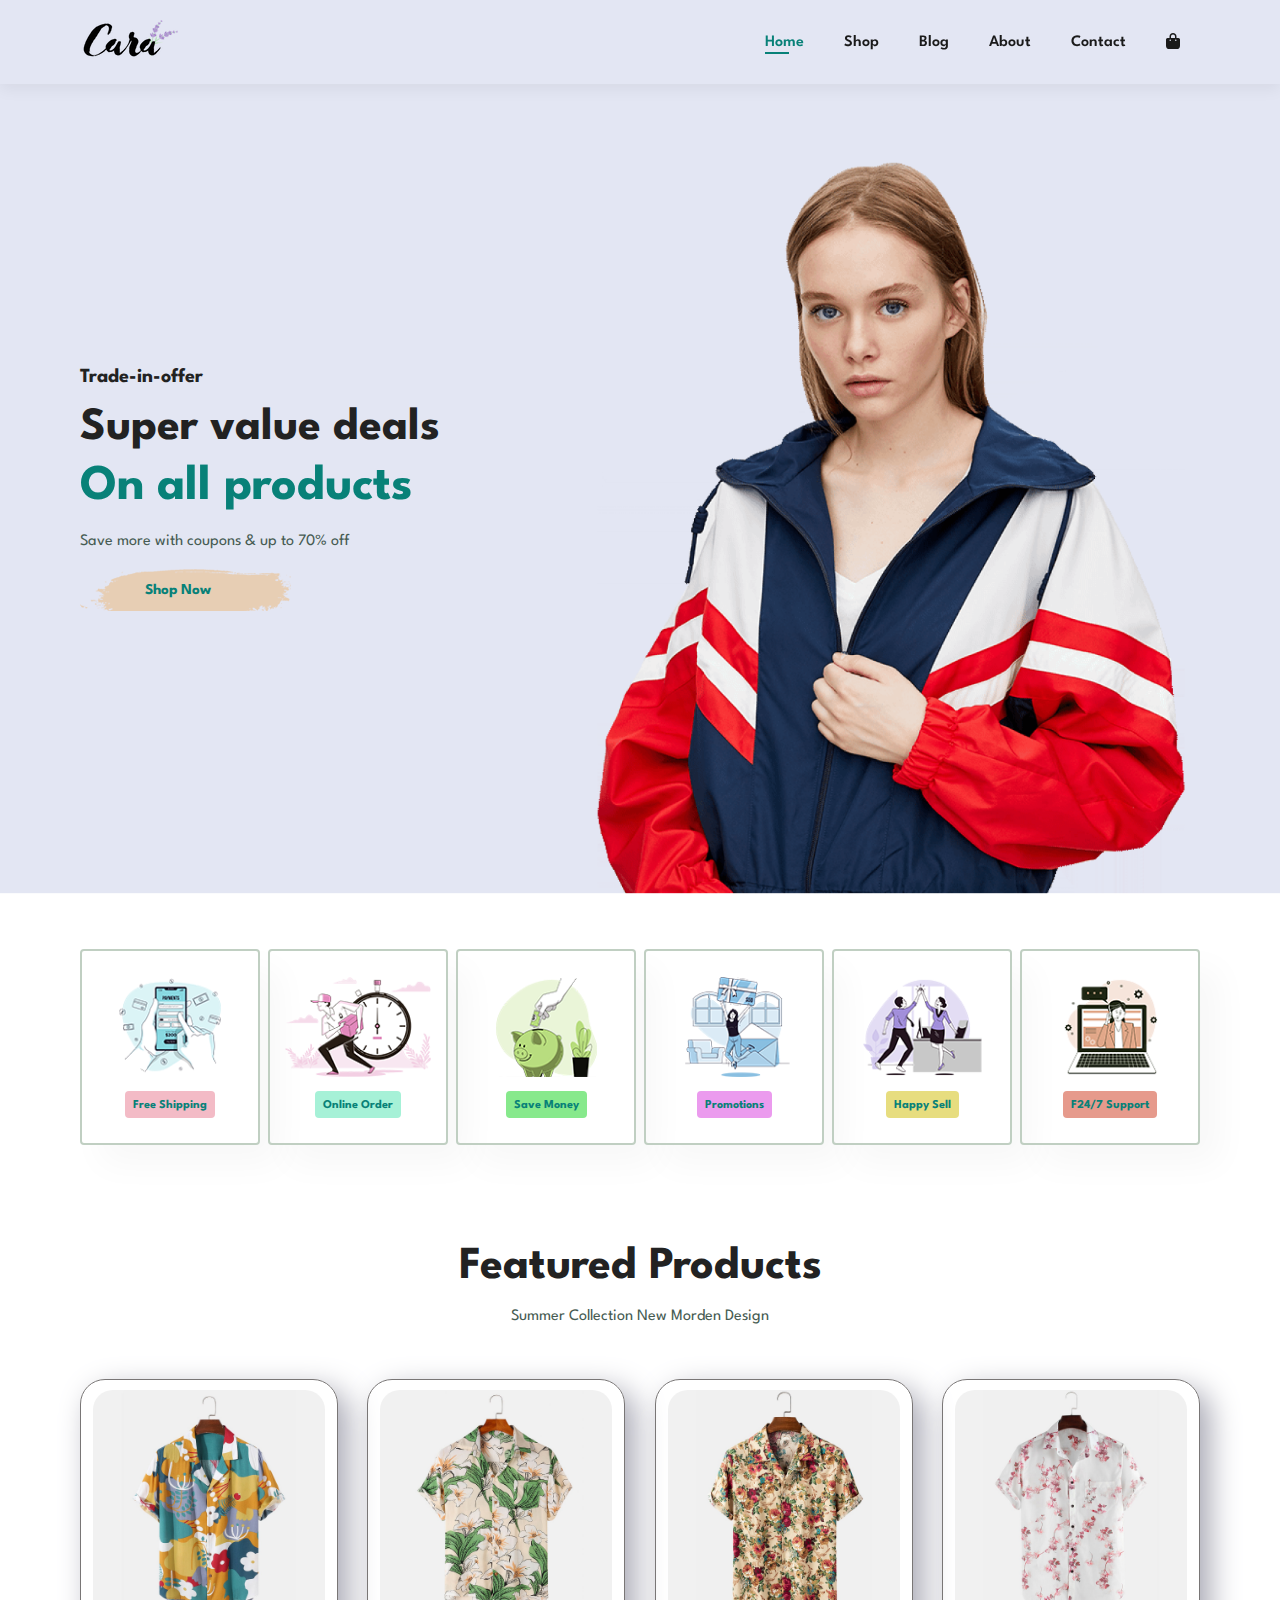
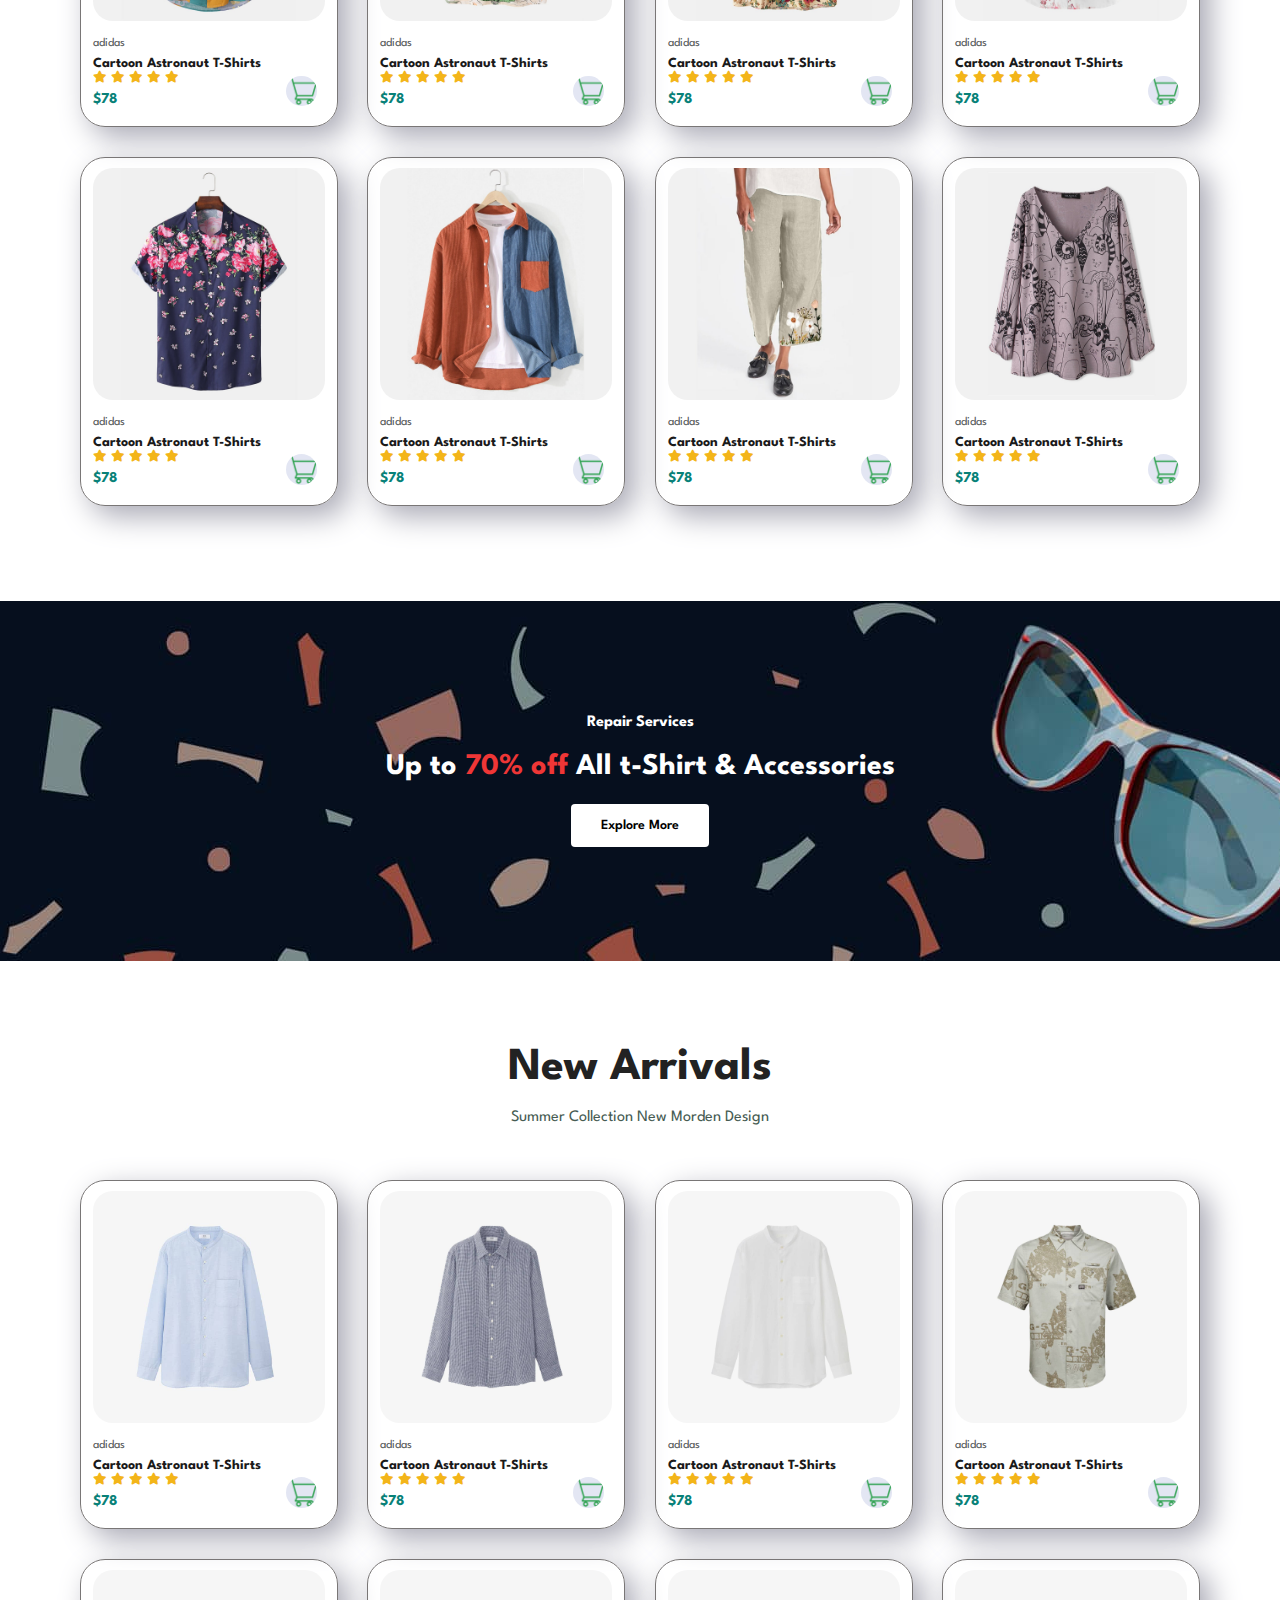
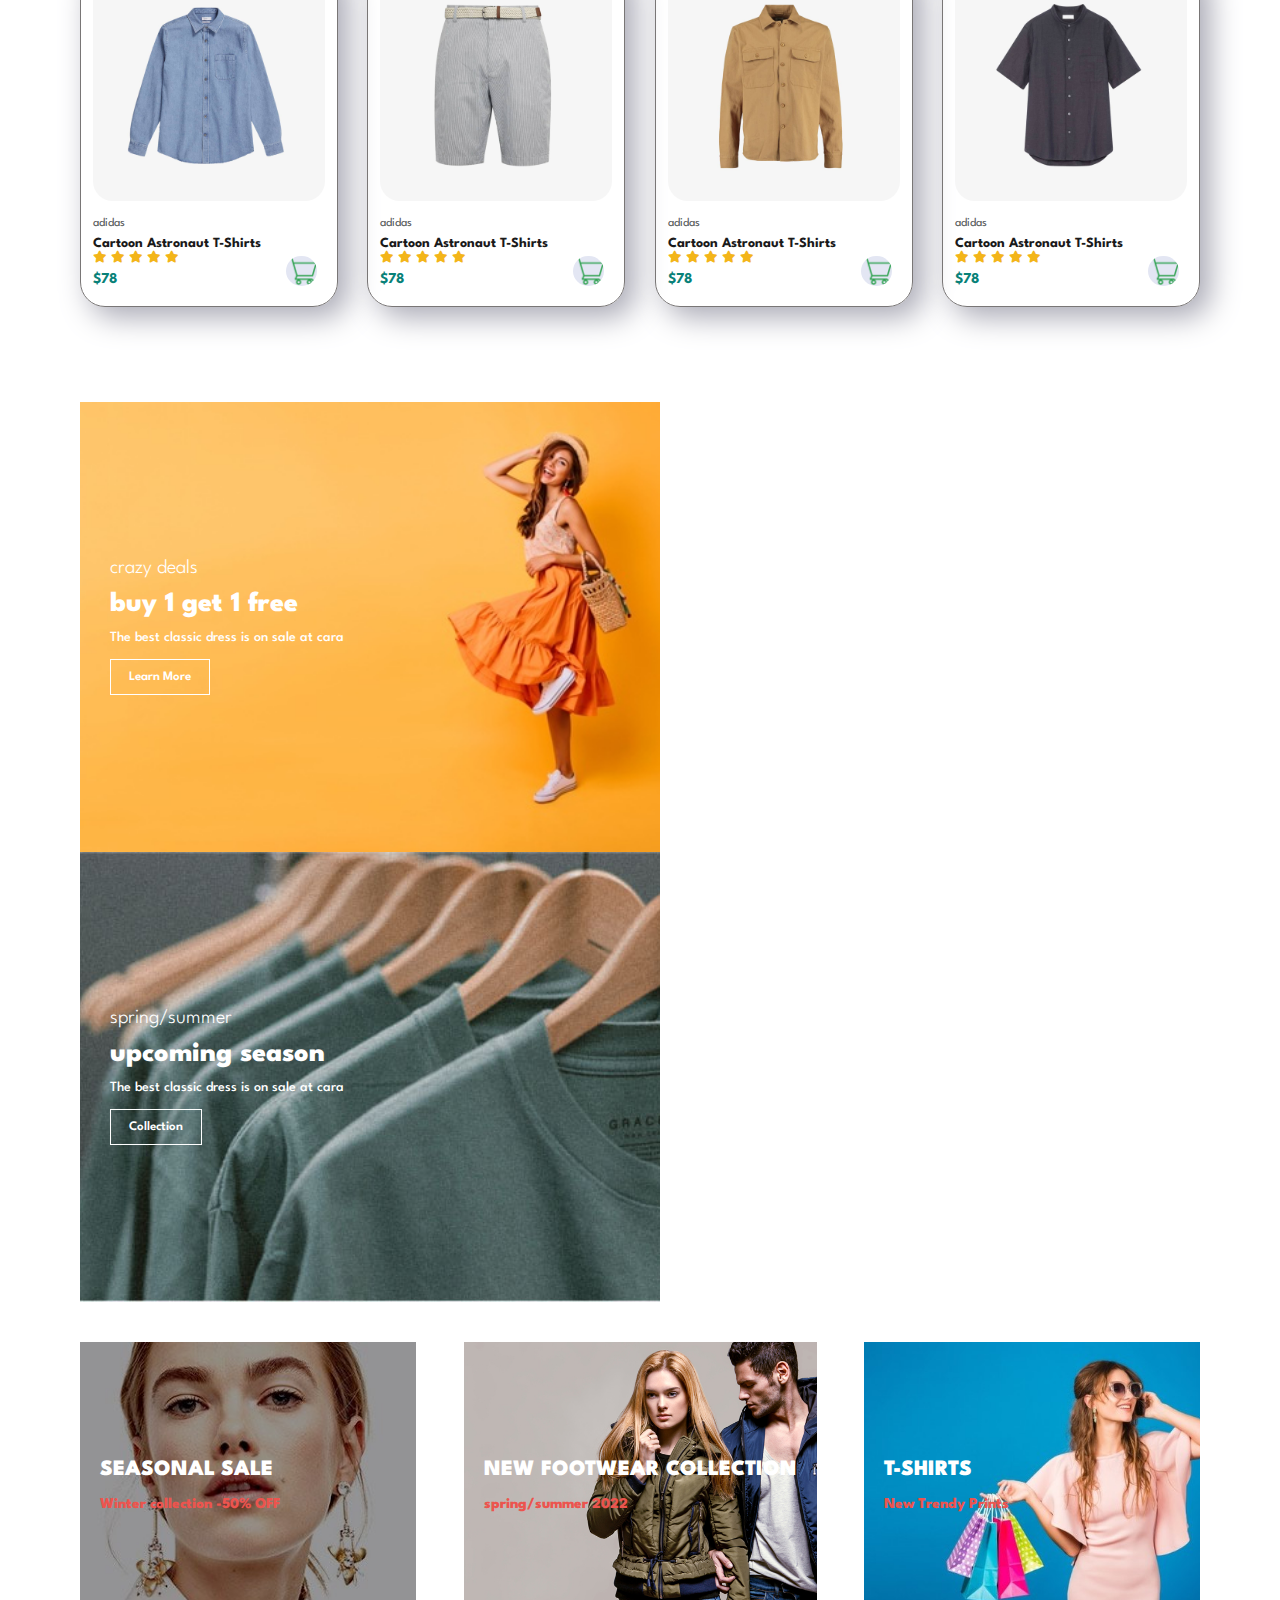
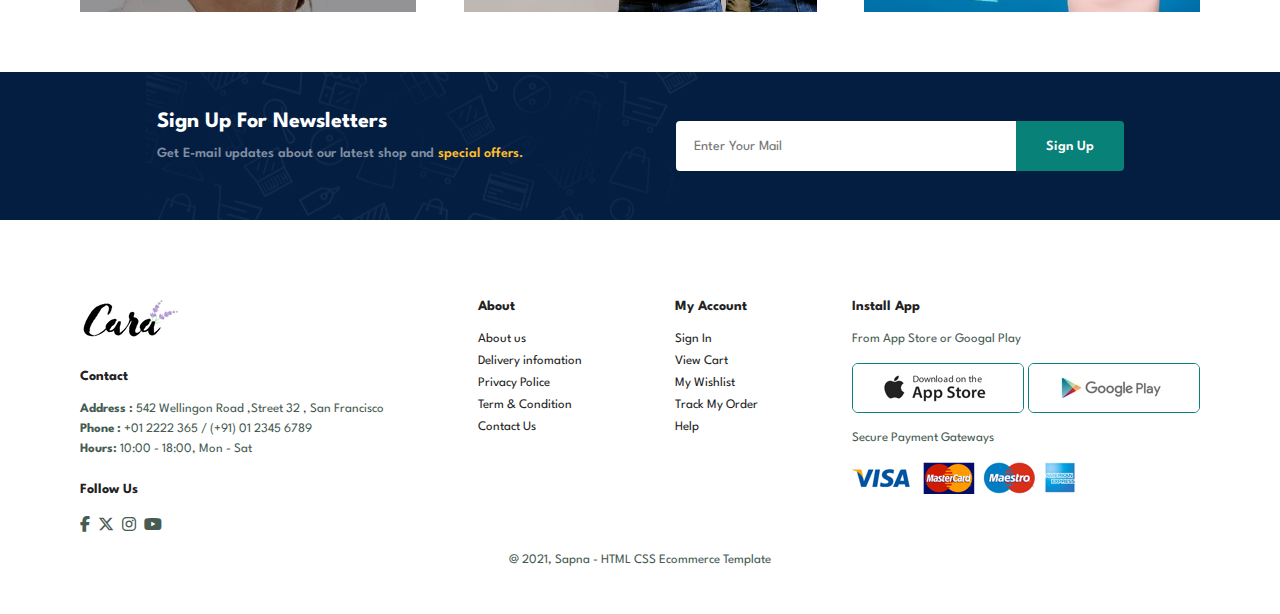
<file: index.html>
<!DOCTYPE html>
<html lang="en">

    <head>
        <meta charset="UTF-8">
        <meta http-equiv="X-UA-Compatible" content="IE=edge">
        <meta name="viewport" content="width=device-width, initial-scale=1.0">
        <title>shoping web</title>
        <link rel="stylesheet" href="style.css">
        <link rel="stylesheet" href="https://cdnjs.cloudflare.com/ajax/libs/font-awesome/6.4.2/css/all.min.css" />

    </head>

    <body>
        <section class="header">
            <a href="#"><img src="img/logo.png"  class="logo"></a>

            <div>
                <ul class="navbar">
                    <li><a class="active" href="index.html">Home</a></li>
                    <li><a href="shop.html">Shop</a></li>
                    <li><a href="blog.html">Blog</a></li>
                    <li><a href="about.html">About</a></li>
                    <li><a href="contact.html">Contact</a></li>
                    <li id="lg-bag"><a href="cart.html" ><i class="fa-sharp fa-solid fa-bag-shopping"></i></a></li>
                     <a href="#" class="close"> <i class="fa-solid fa-xmark"></i></a>
                
                </ul>

            </div>

            <div class="mobile">
            <a href="cart.html"><i class="fa-sharp fa-solid fa-bag-shopping"></i></a>
            <i  class="fas fa-outdent bar "></i>
            </div>
        </section>

        <section class="hero">
            <h4>Trade-in-offer</h4>
            <h2>Super value deals</h2>
            <h1> On all products</h1>
            <p>Save more with coupons & up to 70% off</p>
            <button>Shop Now</button>

        </section>

        <section class="feature section-p1">

            <div class="fa-box">
                <img src="img/features/f1.png">
                <h6>Free Shipping</h6>
            </div>
            <div class="fa-box">
                <img src="img/features/f2.png " alt="">
                <h6>Online Order</h6>
            </div>

            <div class="fa-box">
                <img src="img/features/f3.png" alt="">
                <h6>Save Money</h6>
            </div>

            <div class="fa-box">
                <img src="img/features/f4.png" alt="">
                <h6>Promotions</h6>
            </div>

            <div class="fa-box">
                <img src="img/features/f5.png" alt="">
                <h6>Happy Sell</h6>
            </div>

            <div class="fa-box">
                <img src="img/features/f6.png" alt="">
                <h6>F24/7 Support</h6>
            </div>

            
        </section>

        <section class="product1 section-p1 " >
            <h2>Featured Products</h2>
            <p>Summer Collection New Morden Design</p>
            <div class="pro-container">
                <div class="pro">
                    <img src="img/products/f1.jpg" alt="">
                    <div class="des">
                        <span>adidas</span>
                        <h5>Cartoon Astronaut T-Shirts</h5>
                        <div class="star">
                            <i class="fa-solid fa-star"></i>
                            <i class="fa-solid fa-star"></i>
                            <i class="fa-solid fa-star"></i>
                            <i class="fa-solid fa-star"></i>
                            <i class="fa-solid fa-star"></i>

                            
                        </div>
                        <h4>$78</h4>
                    </div>
                    <a href="#"><img class="cart" src="img/shop-cart2.png" alt=""></a>
                </div>

                <div class="pro">
                    <img src="img/products/f2.jpg" alt="">
                    <div class="des">
                        <span>adidas</span>
                        <h5>Cartoon Astronaut T-Shirts</h5>
                        <div class="star">
                            <i class="fa-solid fa-star"></i>
                            <i class="fa-solid fa-star"></i>
                            <i class="fa-solid fa-star"></i>
                            <i class="fa-solid fa-star"></i>
                            <i class="fa-solid fa-star"></i>
                
                
                        </div>
                        <h4>$78</h4>
                    </div>
                    <a href="#"><img class="cart" src="img/shop-cart2.png" alt=""></a>
                </div>

                <div class="pro">
                    <img src="img/products/f3.jpg" alt="">
                    <div class="des">
                        <span>adidas</span>
                        <h5>Cartoon Astronaut T-Shirts</h5>
                        <div class="star">
                            <i class="fa-solid fa-star"></i>
                            <i class="fa-solid fa-star"></i>
                            <i class="fa-solid fa-star"></i>
                            <i class="fa-solid fa-star"></i>
                            <i class="fa-solid fa-star"></i>
                
                
                        </div>
                        <h4>$78</h4>
                    </div>
                    <a href="#"><img class="cart" src="img/shop-cart2.png" alt=""></a>
                </div>

                <div class="pro">
                    <img src="img/products/f4.jpg" alt="">
                    <div class="des">
                        <span>adidas</span>
                        <h5>Cartoon Astronaut T-Shirts</h5>
                        <div class="star">
                            <i class="fa-solid fa-star"></i>
                            <i class="fa-solid fa-star"></i>
                            <i class="fa-solid fa-star"></i>
                            <i class="fa-solid fa-star"></i>
                            <i class="fa-solid fa-star"></i>
                
                
                        </div>
                        <h4>$78</h4>
                    </div>
                    <a href="#"><img class="cart" src="img/shop-cart2.png" alt=""></a>
                </div>

                <div class="pro">
                    <img src="img/products/f5.jpg" alt="">
                    <div class="des">
                        <span>adidas</span>
                        <h5>Cartoon Astronaut T-Shirts</h5>
                        <div class="star">
                            <i class="fa-solid fa-star"></i>
                            <i class="fa-solid fa-star"></i>
                            <i class="fa-solid fa-star"></i>
                            <i class="fa-solid fa-star"></i>
                            <i class="fa-solid fa-star"></i>
                
                
                        </div>
                        <h4>$78</h4>
                    </div>
                    <a href="#"><img class="cart" src="img/shop-cart2.png" alt=""></a>
                </div>

                <div class="pro">
                    <img src="img/products/f6.jpg" alt="">
                    <div class="des">
                        <span>adidas</span>
                        <h5>Cartoon Astronaut T-Shirts</h5>
                        <div class="star">
                            <i class="fa-solid fa-star"></i>
                            <i class="fa-solid fa-star"></i>
                            <i class="fa-solid fa-star"></i>
                            <i class="fa-solid fa-star"></i>
                            <i class="fa-solid fa-star"></i>
                
                
                        </div>
                        <h4>$78</h4>
                    </div>
                    <a href="#"><img class="cart" src="img/shop-cart2.png" alt=""></a>
                </div>

                <div class="pro">
                    <img src="img/products/f7.jpg" alt="">
                    <div class="des">
                        <span>adidas</span>
                        <h5>Cartoon Astronaut T-Shirts</h5>
                        <div class="star">
                            <i class="fa-solid fa-star"></i>
                            <i class="fa-solid fa-star"></i>
                            <i class="fa-solid fa-star"></i>
                            <i class="fa-solid fa-star"></i>
                            <i class="fa-solid fa-star"></i>
                
                
                        </div>
                        <h4>$78</h4>
                    </div>
                    <a href="#"><img class="cart" src="img/shop-cart2.png" alt=""></a>
                </div>

                <div class="pro">
                    <img src="img/products/f8.jpg" alt="">
                    <div class="des">
                        <span>adidas</span>
                        <h5>Cartoon Astronaut T-Shirts</h5>
                        <div class="star">
                            <i class="fa-solid fa-star"></i>
                            <i class="fa-solid fa-star"></i>
                            <i class="fa-solid fa-star"></i>
                            <i class="fa-solid fa-star"></i>
                            <i class="fa-solid fa-star"></i>
                
                
                        </div>
                        <h4>$78</h4>
                    </div>
                    <a href="#"><img class="cart" src="img/shop-cart2.png" alt=""></a>
                </div>

            </div>

        </section>

        <section class="banner section-m1">
            <h4>Repair Services </h4>
            <h2>Up to <span>70% off</span> All t-Shirt & Accessories</h2>
            <button class="normal">Explore More</button>
        </section>


        <section class="product1 section-p1 ">
            <h2>New Arrivals</h2>
            <p>Summer Collection New Morden Design</p>
            <div class="pro-container">
                <div class="pro">
                    <img src="img/products/n1.jpg" alt="">
                    <div class="des">
                        <span>adidas</span>
                        <h5>Cartoon Astronaut T-Shirts</h5>
                        <div class="star">
                            <i class="fa-solid fa-star"></i>
                            <i class="fa-solid fa-star"></i>
                            <i class="fa-solid fa-star"></i>
                            <i class="fa-solid fa-star"></i>
                            <i class="fa-solid fa-star"></i>
        
        
                        </div>
                        <h4>$78</h4>
                    </div>
                    <a href="#"><img class="cart" src="img/shop-cart2.png" alt=""></a>
                </div>
        
                <div class="pro">
                    <img src="img/products/n2.jpg" alt="">
                    <div class="des">
                        <span>adidas</span>
                        <h5>Cartoon Astronaut T-Shirts</h5>
                        <div class="star">
                            <i class="fa-solid fa-star"></i>
                            <i class="fa-solid fa-star"></i>
                            <i class="fa-solid fa-star"></i>
                            <i class="fa-solid fa-star"></i>
                            <i class="fa-solid fa-star"></i>
        
        
                        </div>
                        <h4>$78</h4>
                    </div>
                    <a href="#"><img class="cart" src="img/shop-cart2.png" alt=""></a>
                </div>
        
                <div class="pro">
                    <img src="img/products/n3.jpg" alt="">
                    <div class="des">
                        <span>adidas</span>
                        <h5>Cartoon Astronaut T-Shirts</h5>
                        <div class="star">
                            <i class="fa-solid fa-star"></i>
                            <i class="fa-solid fa-star"></i>
                            <i class="fa-solid fa-star"></i>
                            <i class="fa-solid fa-star"></i>
                            <i class="fa-solid fa-star"></i>
        
        
                        </div>
                        <h4>$78</h4>
                    </div>
                    <a href="#"><img class="cart" src="img/shop-cart2.png" alt=""></a>
                </div>
        
                <div class="pro">
                    <img src="img/products/n4.jpg" alt="">
                    <div class="des">
                        <span>adidas</span>
                        <h5>Cartoon Astronaut T-Shirts</h5>
                        <div class="star">
                            <i class="fa-solid fa-star"></i>
                            <i class="fa-solid fa-star"></i>
                            <i class="fa-solid fa-star"></i>
                            <i class="fa-solid fa-star"></i>
                            <i class="fa-solid fa-star"></i>
        
        
                        </div>
                        <h4>$78</h4>
                    </div>
                    <a href="#"><img class="cart" src="img/shop-cart2.png" alt=""></a>
                </div>
        
                <div class="pro">
                    <img src="img/products/n5.jpg" alt="">
                    <div class="des">
                        <span>adidas</span>
                        <h5>Cartoon Astronaut T-Shirts</h5>
                        <div class="star">
                            <i class="fa-solid fa-star"></i>
                            <i class="fa-solid fa-star"></i>
                            <i class="fa-solid fa-star"></i>
                            <i class="fa-solid fa-star"></i>
                            <i class="fa-solid fa-star"></i>
        
        
                        </div>
                        <h4>$78</h4>
                    </div>
                    <a href="#"><img class="cart" src="img/shop-cart2.png" alt=""></a>
                </div>
        
                <div class="pro">
                    <img src="img/products/n6.jpg" alt="">
                    <div class="des">
                        <span>adidas</span>
                        <h5>Cartoon Astronaut T-Shirts</h5>
                        <div class="star">
                            <i class="fa-solid fa-star"></i>
                            <i class="fa-solid fa-star"></i>
                            <i class="fa-solid fa-star"></i>
                            <i class="fa-solid fa-star"></i>
                            <i class="fa-solid fa-star"></i>
        
        
                        </div>
                        <h4>$78</h4>
                    </div>
                    <a href="#"><img class="cart" src="img/shop-cart2.png" alt=""></a>
                </div>
        
                <div class="pro">
                    <img src="img/products/n7.jpg" alt="">
                    <div class="des">
                        <span>adidas</span>
                        <h5>Cartoon Astronaut T-Shirts</h5>
                        <div class="star">
                            <i class="fa-solid fa-star"></i>
                            <i class="fa-solid fa-star"></i>
                            <i class="fa-solid fa-star"></i>
                            <i class="fa-solid fa-star"></i>
                            <i class="fa-solid fa-star"></i>
        
        
                        </div>
                        <h4>$78</h4>
                    </div>
                    <a href="#"><img class="cart" src="img/shop-cart2.png" alt=""></a>
                </div>
        
                <div class="pro">
                    <img src="img/products/n8.jpg" alt="">
                    <div class="des">
                        <span>adidas</span>
                        <h5>Cartoon Astronaut T-Shirts</h5>
                        <div class="star">
                            <i class="fa-solid fa-star"></i>
                            <i class="fa-solid fa-star"></i>
                            <i class="fa-solid fa-star"></i>
                            <i class="fa-solid fa-star"></i>
                            <i class="fa-solid fa-star"></i>
        
        
                        </div>
                        <h4>$78</h4>
                    </div>
                    <a href="#"><img class="cart" src="img/shop-cart2.png" alt=""></a>
                </div>
        
            </div>
        
        </section>

        <section class="sm-banner section-p1">
            <div class="banner-box ">
                <h4>crazy deals</h4>
                <h2>buy 1 get 1 free</h2>
                <span>The best classic dress is on sale at cara </span>
                <button class="white">Learn More</button>
            </div>

            <div class="banner-box banner-box2">
                <h4>spring/summer</h4>
                <h2>upcoming season</h2>
                <span>The best classic dress is on sale at cara </span>
                <button class="white">Collection</button>
            </div>
        </section >
         
        
       
        <section class="banner3">
            <div class="banner-box ">
                <h2>SEASONAL SALE</h2>
                <h3>Winter collection -50% OFF</h3>
            </div>

            <div class="banner-box  banner-box2">
                <h2>NEW FOOTWEAR COLLECTION </h2>
                <h3>spring/summer 2022</h3>
            </div>

            <div class="banner-box  banner-box3">
                <h2>T-SHIRTS</h2>
                <h3>New Trendy Prints</h3>
            </div>


        </section>
       

        <section class="newsletter section-p1 section-m1">
            <div class="newstext">
                <h4>Sign Up For Newsletters</h4>
                <p>Get E-mail updates about our latest shop and <span>special offers.</span></p>
            </div>
            <div class="form">
                <input type="text" placeholder="Enter Your Mail" id="mail">
                <button class="normal">Sign Up</button>
            </div>
            
        </section>

        <footer class="section-p1">
            <div class="col">
                <img class="logo" src="img/logo.png" alt="">
                <h4>Contact</h4>
                <p><strong>Address : </strong> 542 Wellingon Road ,Street 32 , San Francisco</p>
                <p><strong>Phone :</strong> +01 2222 365 / (+91) 01 2345 6789</p>
                <p><strong>Hours: </strong> 10:00 - 18:00, Mon - Sat</p>

                <div class="follow">
                    <h4>Follow Us</h4>
                    <div class="icon">
                        <i class="fa-brands fa-facebook-f"></i>
                        <i class="fa-brands fa-x-twitter"></i>
                        <i class="fa-brands fa-instagram"></i>
                        <i class="fa-brands fa-youtube"></i>
                    </div>
                </div>
             </div>

             <div class="col">
                <h4>About</h4>
                <a href="#" >About us</a>
                <a href="#">Delivery infomation</a>
                <a href="#">Privacy Police</a>
                <a href="#">Term  &  Condition</a>
                <a href="#">Contact Us</a>
            </div>

            <div class="col">
                <h4>My Account</h4>
                <a href="#">Sign In</a>
                <a href="#">View Cart</a>
                <a href="#">My Wishlist</a>
                <a href="#">Track My Order</a>
                <a href="#">Help</a>
            </div>

            <div class="col install">
                <h4>Install App</h4>
                <p>From App Store or Googal Play</p>
                <div class="row">
                    <img src="img/pay/app.jpg" alt="">
                    <img src="img/pay/play.jpg" alt="">

                </div>
                <p>Secure Payment Gateways</p>
                <img src="img/pay/pay.png" alt="">

            </div>
              <div class="copyright">
                <p>@ 2021, Sapna - HTML CSS Ecommerce Template</p>

              </div>
        </footer>


      

        




        <script src="script.js"></script>
    </body>

</html>
</file>
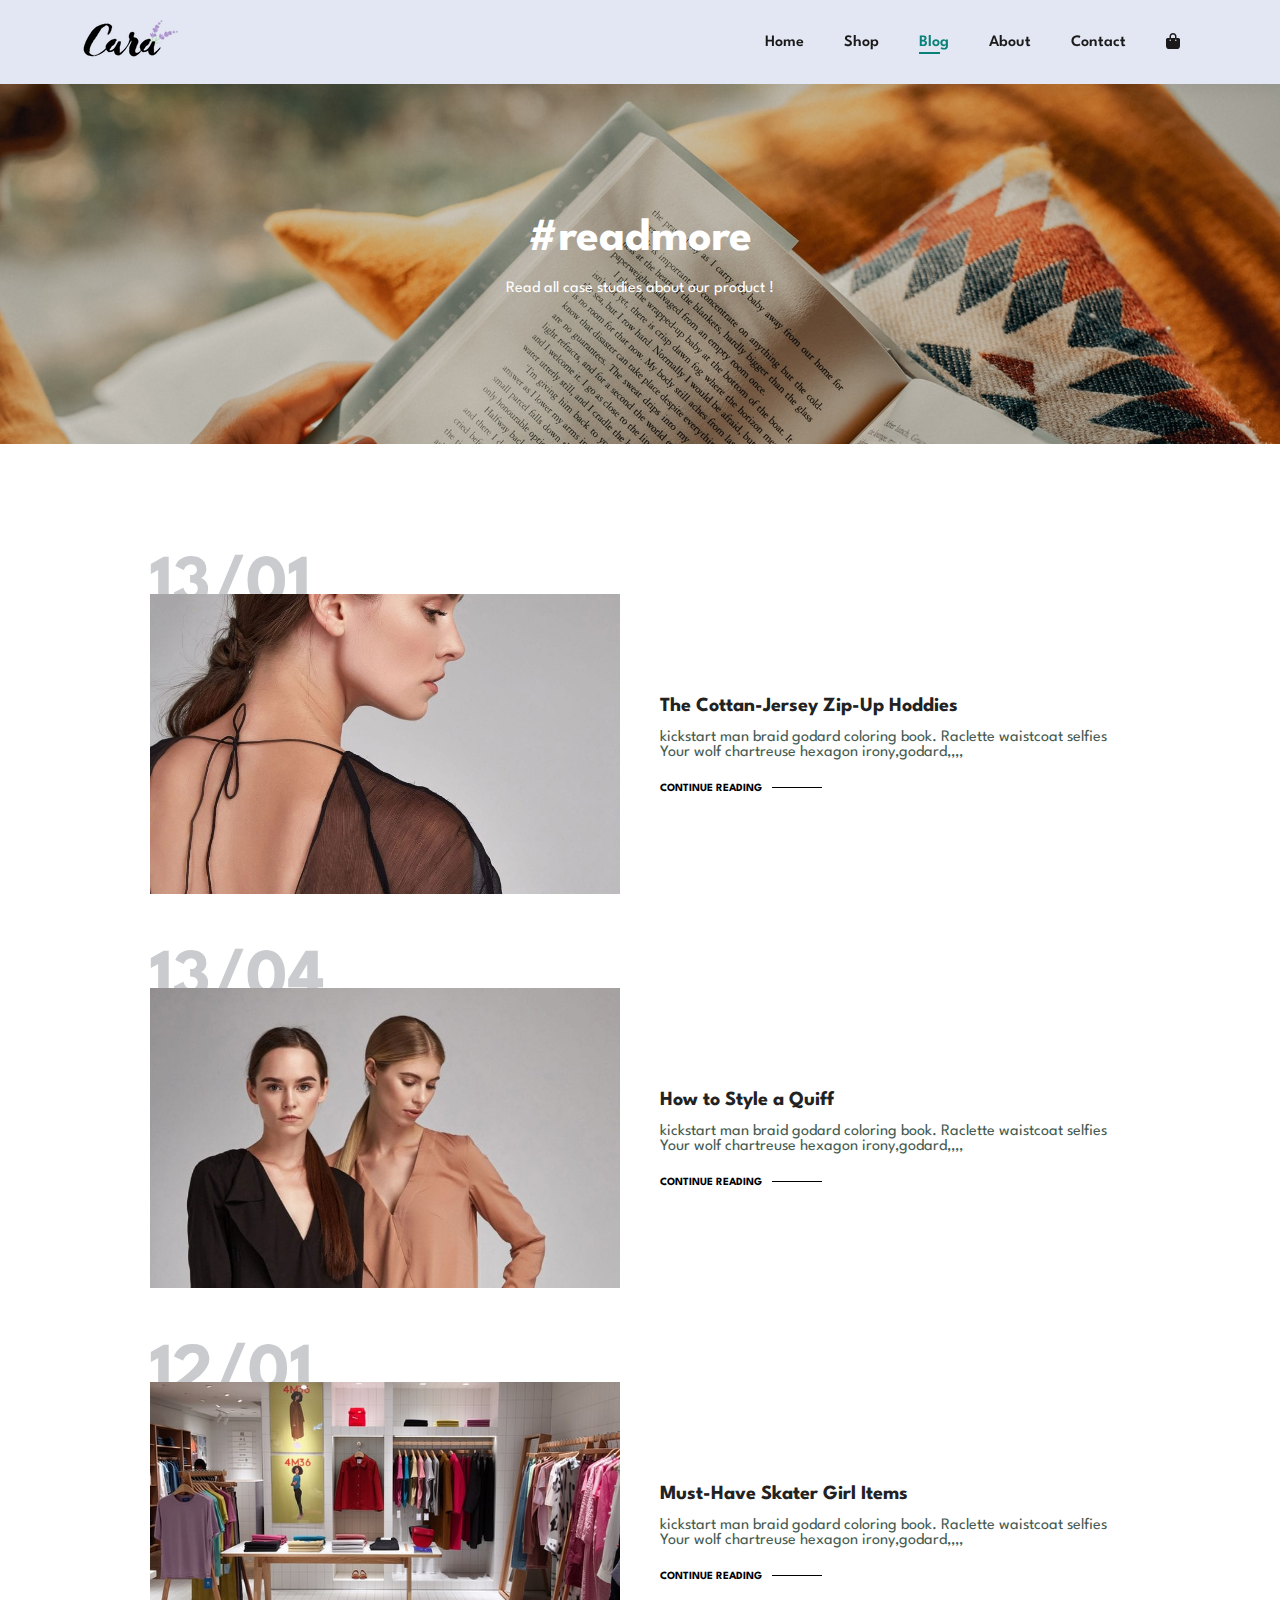
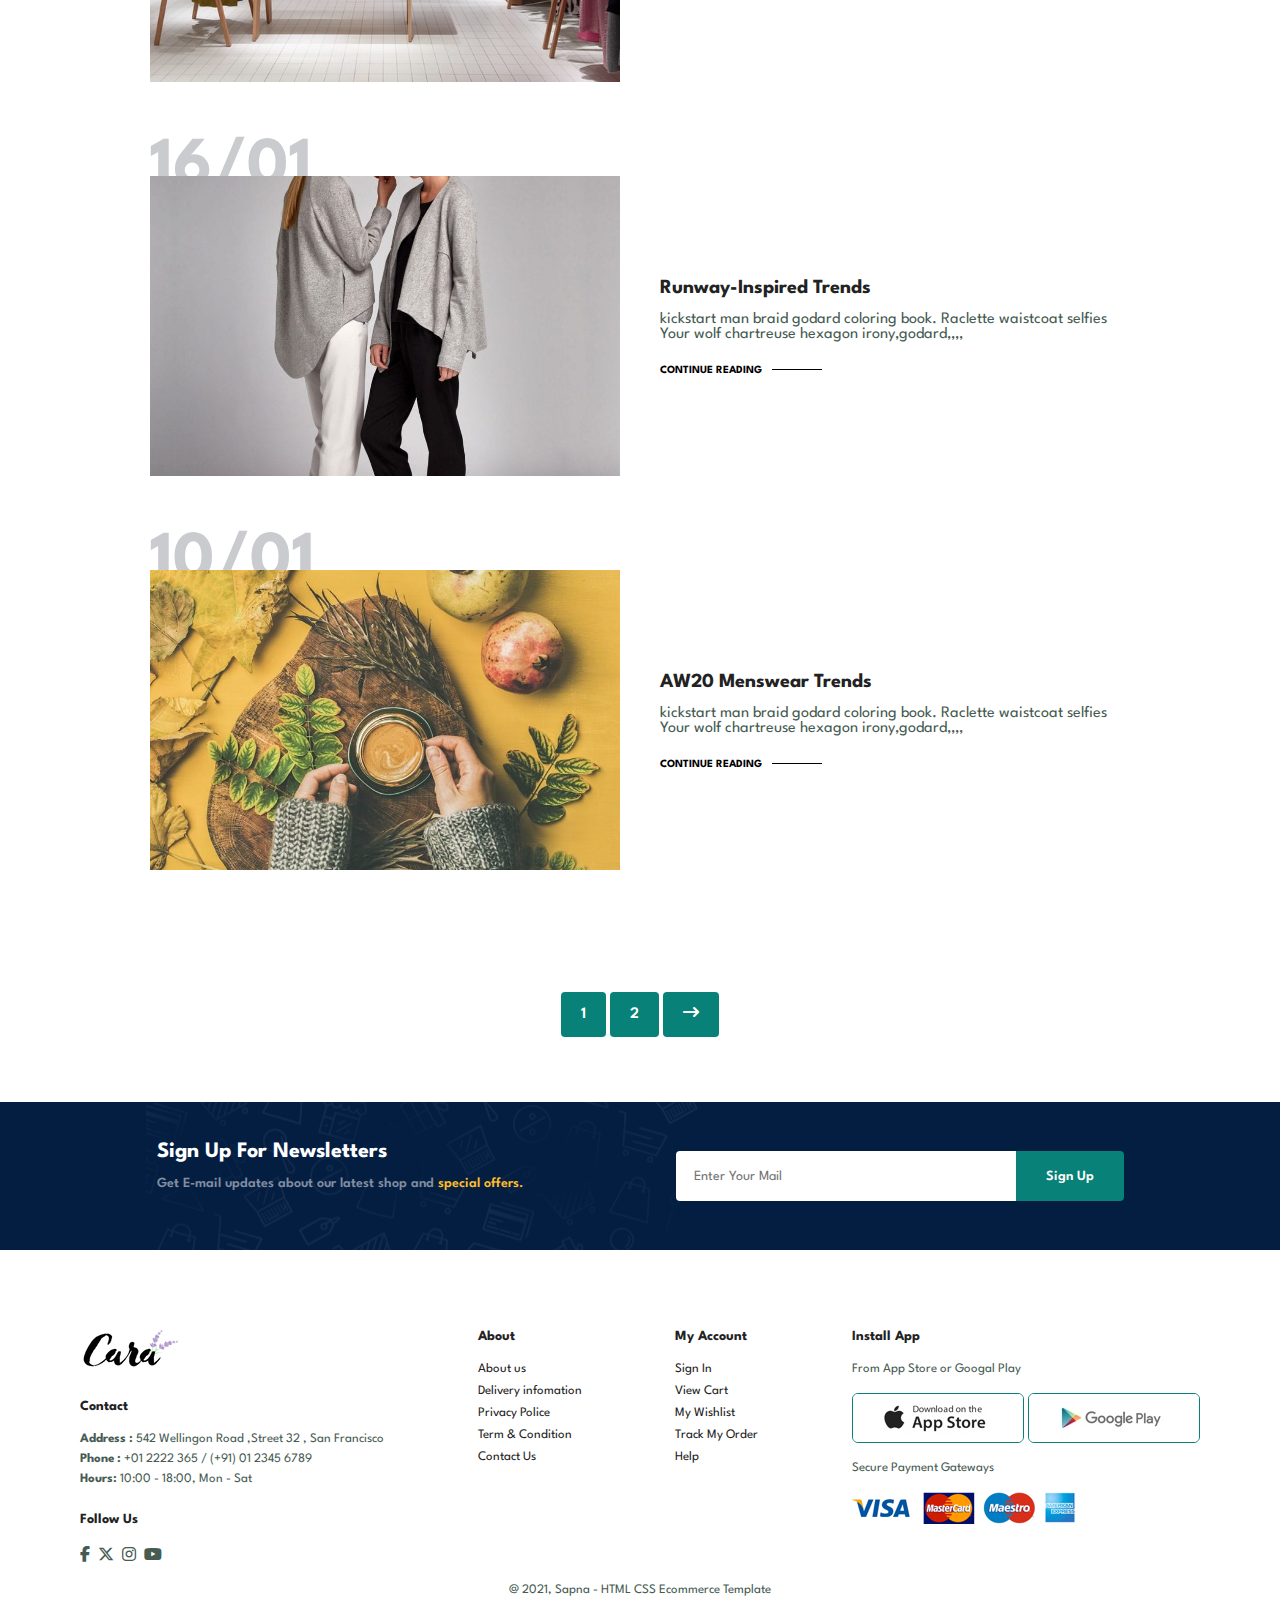
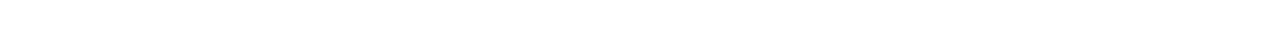
<file: blog.html>
<!DOCTYPE html>
<html lang="en">

<head>
    <meta charset="UTF-8">
    <meta http-equiv="X-UA-Compatible" content="IE=edge">
    <meta name="viewport" content="width=device-width, initial-scale=1.0">
    <title>shoping web</title>
    <link rel="stylesheet" href="style.css">
    <link rel="stylesheet" href="https://cdnjs.cloudflare.com/ajax/libs/font-awesome/6.4.2/css/all.min.css" />

</head>

<body>
    <section class="header">
        <a href="#"><img src="img/logo.png" class="logo"></a>

        <div>
            <ul class="navbar">
                <li><a href="index.html">Home</a></li>
                <li><a  href="shop.html">Shop</a></li>
                <li><a class="active" href="blog.html">Blog</a></li>
                <li><a href="about.html">About</a></li>
                <li><a href="contact.html">Contact</a></li>
                <li id="lg-bag"><a href="cart.html"><i class="fa-sharp fa-solid fa-bag-shopping"></i></a></li>
                <a href="#" class="close"> <i class="fa-solid fa-xmark"></i></a>

            </ul>

        </div>

        <div class="mobile">
            <a href="cart.html"><i class="fa-sharp fa-solid fa-bag-shopping"></i></a>
            <i class="fas fa-outdent bar "></i>
        </div>
    </section>

    <section class="page-header blog-header">
        <h2>#readmore</h2>
        <p>Read all case studies about our product !</p>

    </section>
    <section class="blog">
       
        <div class="blog-box">
            <div class="blog-img">
                <img src="img/blog/b1.jpg" alt="">
        
            </div>
            <div class="blog-details">
                <h4>The Cottan-Jersey Zip-Up Hoddies</h4>
                <p>kickstart man braid godard coloring book. Raclette waistcoat selfies Your
                    wolf chartreuse hexagon irony,godard,,,,</p>
                <a href="#">CONTINUE READING</a>
            </div>
            <h1>13/01</h1>
        </div>

        <div class="blog-box">
            <div class="blog-img">
                <img src="img/blog/b2.jpg" alt="">
        
            </div>
            <div class="blog-details">
                <h4>How to Style a Quiff</h4>
                <p>kickstart man braid godard coloring book. Raclette waistcoat selfies Your
                    wolf chartreuse hexagon irony,godard,,,,</p>
                <a href="#">CONTINUE READING</a>
            </div>
            <h1>13/04</h1>
        </div>

        <div class="blog-box">
            <div class="blog-img">
                <img src="img/blog/b3.jpg" alt="">
        
            </div>
            <div class="blog-details">
                <h4>Must-Have Skater Girl Items</h4>
                <p>kickstart man braid godard coloring book. Raclette waistcoat selfies Your
                    wolf chartreuse hexagon irony,godard,,,,</p>
                <a href="#">CONTINUE READING</a>
            </div>
            <h1>12/01</h1>
        </div>

        <div class="blog-box">
            <div class="blog-img">
                <img src="img/blog/b4.jpg" alt="">
        
            </div>
            <div class="blog-details">
                <h4>Runway-Inspired Trends</h4>
                <p>kickstart man braid godard coloring book. Raclette waistcoat selfies Your
                    wolf chartreuse hexagon irony,godard,,,,</p>
                <a href="#">CONTINUE READING</a>
            </div>
            <h1>16/01</h1>
         </div>

        <div class="blog-box">
            <div class="blog-img">
                <img src="img/blog/b6.jpg" alt="">
        
            </div>
            <div class="blog-details">
                <h4>AW20 Menswear Trends</h4>
                <p>kickstart man braid godard coloring book. Raclette waistcoat selfies Your
                    wolf chartreuse hexagon irony,godard,,,,</p>
                <a href="#">CONTINUE READING</a>
            </div>
            <h1>10/01</h1>
        </div>
    </section>



    <section class="pagination section-p1">
        <a href="#">1</a>
        <a href="#">2</a>
        <a href="#"><i class="fa-solid fa-arrow-right-long"></i></a>



    </section>


    <section class="newsletter section-p1 section-m1">
        <div class="newstext">
            <h4>Sign Up For Newsletters</h4>
            <p>Get E-mail updates about our latest shop and <span>special offers.</span></p>
        </div>
        <div class="form">
            <input type="text" placeholder="Enter Your Mail" id="mail">
            <button class="normal">Sign Up</button>
        </div>

    </section>

    <footer class="section-p1">
        <div class="col">
            <img class="logo" src="img/logo.png" alt="">
            <h4>Contact</h4>
            <p><strong>Address : </strong> 542 Wellingon Road ,Street 32 , San Francisco</p>
            <p><strong>Phone :</strong> +01 2222 365 / (+91) 01 2345 6789</p>
            <p><strong>Hours: </strong> 10:00 - 18:00, Mon - Sat</p>

            <div class="follow">
                <h4>Follow Us</h4>
                <div class="icon">
                    <i class="fa-brands fa-facebook-f"></i>
                    <i class="fa-brands fa-x-twitter"></i>
                    <i class="fa-brands fa-instagram"></i>
                    <i class="fa-brands fa-youtube"></i>
                </div>
            </div>
        </div>

        <div class="col">
            <h4>About</h4>
            <a href="#">About us</a>
            <a href="#">Delivery infomation</a>
            <a href="#">Privacy Police</a>
            <a href="#">Term & Condition</a>
            <a href="#">Contact Us</a>
        </div>

        <div class="col">
            <h4>My Account</h4>
            <a href="#">Sign In</a>
            <a href="#">View Cart</a>
            <a href="#">My Wishlist</a>
            <a href="#">Track My Order</a>
            <a href="#">Help</a>
        </div>

        <div class="col install">
            <h4>Install App</h4>
            <p>From App Store or Googal Play</p>
            <div class="row">
                <img src="img/pay/app.jpg" alt="">
                <img src="img/pay/play.jpg" alt="">

            </div>
            <p>Secure Payment Gateways</p>
            <img src="img/pay/pay.png" alt="">

        </div>
        <div class="copyright">
            <p>@ 2021, Sapna - HTML CSS Ecommerce Template</p>

        </div>
    </footer>

    <script src="script.js"></script>
</body>

</html>
</file>
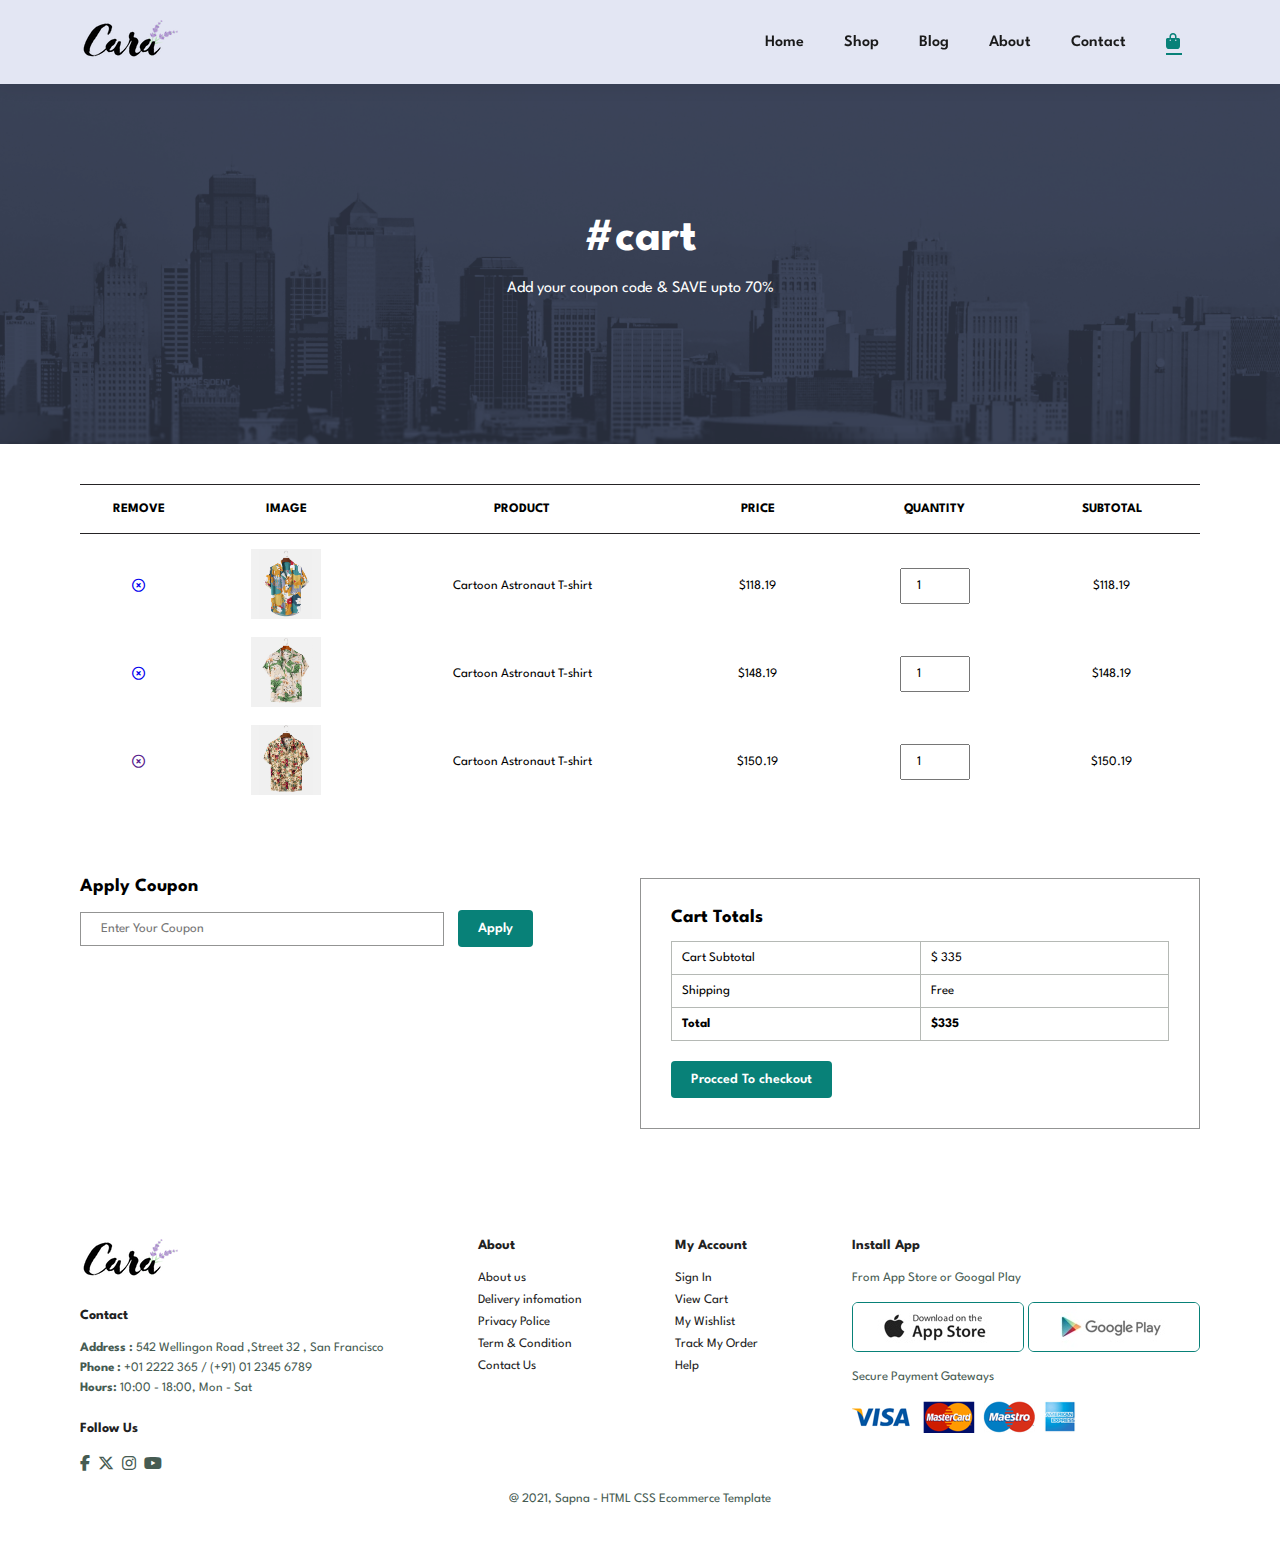
<file: cart.html>
<!DOCTYPE html>
<html lang="en">

<head>
    <meta charset="UTF-8">
    <meta http-equiv="X-UA-Compatible" content="IE=edge">
    <meta name="viewport" content="width=device-width, initial-scale=1.0">
    <title>shoping web</title>
    <link rel="stylesheet" href="style.css">
    <link rel="stylesheet" href="https://cdnjs.cloudflare.com/ajax/libs/font-awesome/6.4.2/css/all.min.css" />

</head>

<body>
    <section class="header">
        <a href="#"><img src="img/logo.png" class="logo"></a>

        <div>
            <ul class="navbar">
                <li><a href="index.html">Home</a></li>
                <li><a href="shop.html">Shop</a></li>
                <li><a href="blog.html">Blog</a></li>
                <li><a href="about.html">About</a></li>
                <li><a  href="contact.html">Contact</a></li>
                <li id="lg-bag"><a class="active" href="cart.html"><i class="fa-sharp fa-solid fa-bag-shopping"></i></a></li>
                <a href="#" class="close"> <i class="fa-solid fa-xmark"></i></a>

            </ul>

        </div>

        <div class="mobile">
            <a href="cart.html"><i class="fa-sharp fa-solid fa-bag-shopping"></i></a>
            <i class="fas fa-outdent bar "></i>
        </div>
    </section>

    <section class="page-header about-header">
        <h2>#cart</h2>
        <p>Add your coupon code & SAVE upto 70%</p>

    </section>

    <section class="cart section-p1" >
      <table width="100%">
        <thead >
            <tr>
                <td>Remove</td>
                <td>Image</td>
                <td>Product</td>
                <td>Price</td>
                <td>Quantity</td>
                <td>Subtotal</td>

            </tr>
        </thead>
        <tbody>
            <tr class="remove-row">
                <td><a href="#" ><i class="fa-regular fa-circle-xmark"></i></a></td>
                 <td><img src="img/products/f1.jpg" alt=""></td>
                <td>Cartoon Astronaut T-shirt</td>
                <td>$118.19</td>
                <td><input type="number" value="1" id=""></td>
                <td>$118.19</td>

            </tr>

            <tr class="remove-row">
                <td><a href="#"   ><i class="fa-regular fa-circle-xmark"></i></a></td>
                <td><img src="img/products/f2.jpg" alt="" id=""></td>
                <td>Cartoon Astronaut T-shirt</td>
                <td>$148.19</td>
                <td><input type="number" value="1"></td>
                <td>$148.19</td>
            
            </tr>

            <tr class="remove-row">
                <td><a href=""><i class="fa-regular fa-circle-xmark"></i></a></td>
                <td><img src="img/products/f3.jpg" alt="" id=""></td>
                <td>Cartoon Astronaut T-shirt</td>
                <td>$150.19</td>
                <td><input type="number" value="1"></td>
                <td>$150.19</td>
            
            </tr>

         
        </tbody>
      </table>
    </section>

    <section class="cart-add section-p1">
    <div class="coupon">
        <h3> Apply Coupon</h3>
    
    <div>
        <input type="text" placeholder="Enter Your Coupon">
        <button class="normal">Apply</button>
    </div>
    </div>

    <div class="subtotal">
        <h3>Cart Totals</h3>
        <table>
            <tr>
                <td>Cart Subtotal</td>
                <td>$ 335</td>
            </tr>
            <tr>
                <td>Shipping</td>
                <td>Free</td>
            </tr>
            <tr>
                <td><strong>Total</strong></td>
                <td><strong>$335</strong></td>
            </tr>
        </table>
        <button class="normal">Procced To checkout</button>
    </div>
    </section>

    <footer class="section-p1">
        <div class="col">
            <img class="logo" src="img/logo.png" alt="">
            <h4>Contact</h4>
            <p><strong>Address : </strong> 542 Wellingon Road ,Street 32 , San Francisco</p>
            <p><strong>Phone :</strong> +01 2222 365 / (+91) 01 2345 6789</p>
            <p><strong>Hours: </strong> 10:00 - 18:00, Mon - Sat</p>

            <div class="follow">
                <h4>Follow Us</h4>
                <div class="icon">
                    <i class="fa-brands fa-facebook-f"></i>
                    <i class="fa-brands fa-x-twitter"></i>
                    <i class="fa-brands fa-instagram"></i>
                    <i class="fa-brands fa-youtube"></i>
                </div>
            </div>
        </div>

        <div class="col">
            <h4>About</h4>
            <a href="#">About us</a>
            <a href="#">Delivery infomation</a>
            <a href="#">Privacy Police</a>
            <a href="#">Term & Condition</a>
            <a href="#">Contact Us</a>
        </div>

        <div class="col">
            <h4>My Account</h4>
            <a href="#">Sign In</a>
            <a href="#">View Cart</a>
            <a href="#">My Wishlist</a>
            <a href="#">Track My Order</a>
            <a href="#">Help</a>
        </div>

        <div class="col install">
            <h4>Install App</h4>
            <p>From App Store or Googal Play</p>
            <div class="row">
                <img src="img/pay/app.jpg" alt="">
                <img src="img/pay/play.jpg" alt="">

            </div>
            <p>Secure Payment Gateways</p>
            <img src="img/pay/pay.png" alt="">

        </div>
        <div class="copyright">
            <p>@ 2021, Sapna - HTML CSS Ecommerce Template</p>

        </div>
    </footer>

    <script src="script.js"></script>
</body>

</html>
</file>
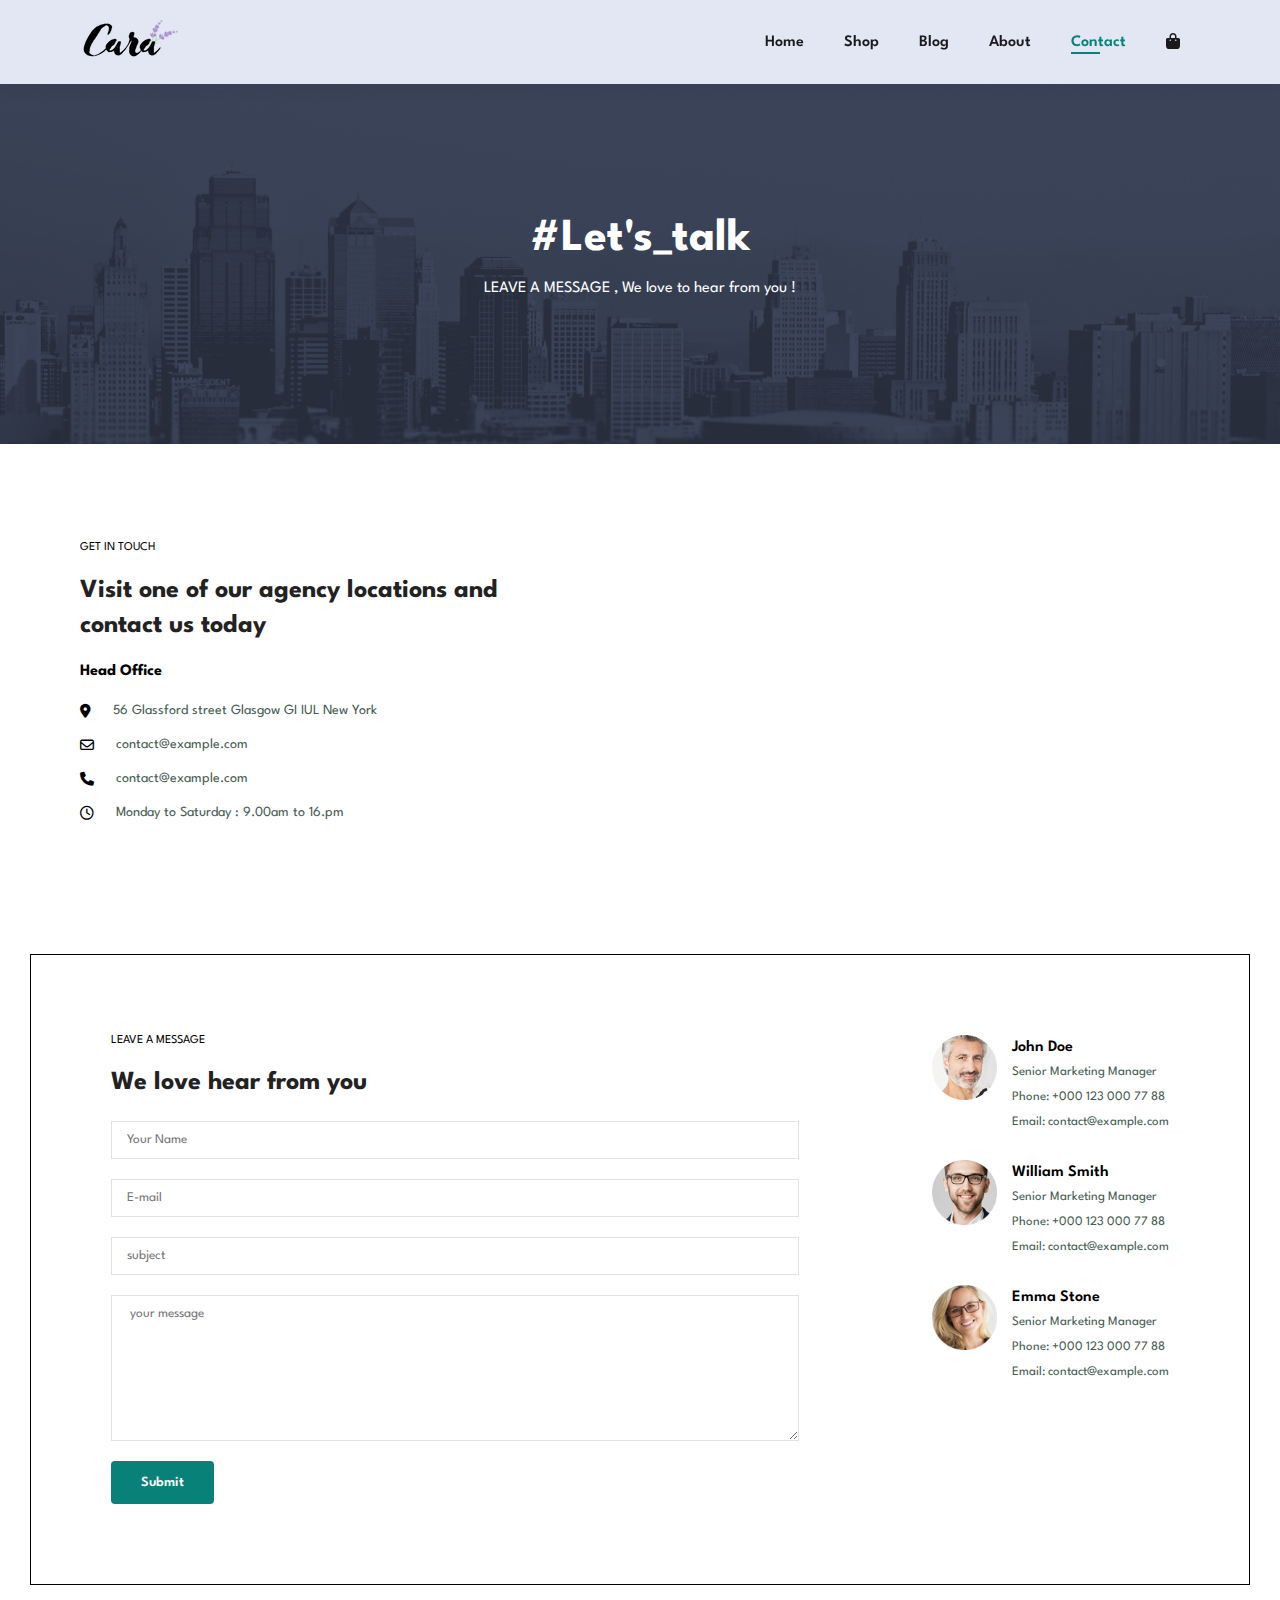
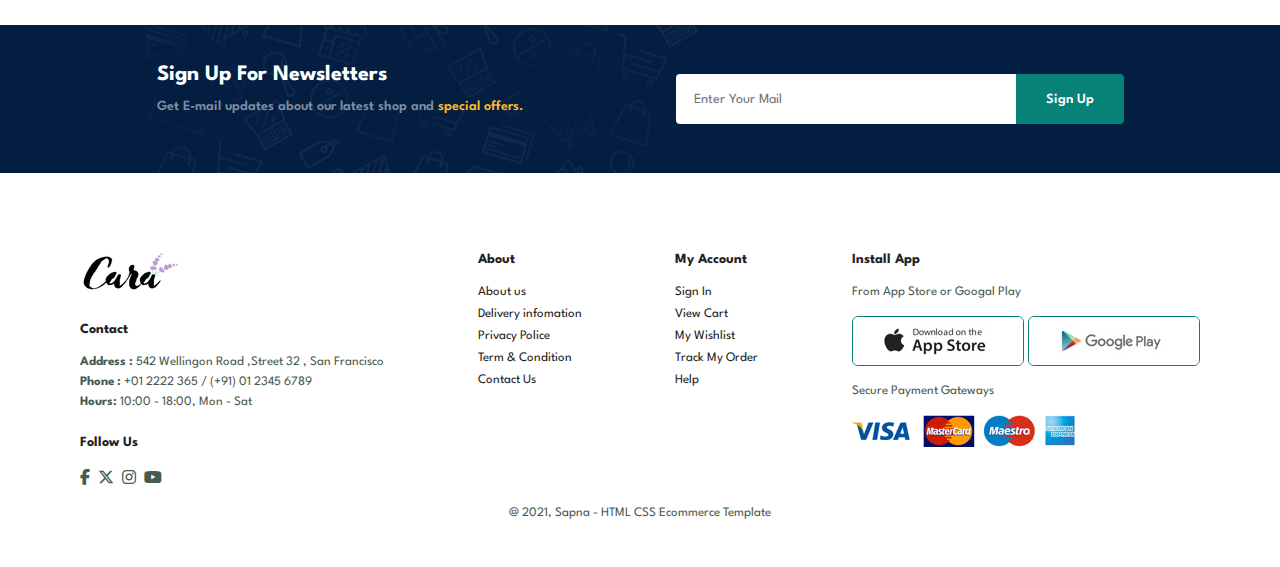
<file: contact.html>
<!DOCTYPE html>
<html lang="en">

<head>
    <meta charset="UTF-8">
    <meta http-equiv="X-UA-Compatible" content="IE=edge">
    <meta name="viewport" content="width=device-width, initial-scale=1.0">
    <title>shoping web</title>
    <link rel="stylesheet" href="style.css">
    <link rel="stylesheet" href="https://cdnjs.cloudflare.com/ajax/libs/font-awesome/6.4.2/css/all.min.css" />

</head>

<body>
    <section class="header">
        <a href="#"><img src="img/logo.png" class="logo"></a>

        <div>
            <ul class="navbar">
                <li><a href="index.html">Home</a></li>
                <li><a href="shop.html">Shop</a></li>
                <li><a href="blog.html">Blog</a></li>
                <li><a  href="about.html">About</a></li>
                <li><a class="active" href="contact.html">Contact</a></li>
                <li id="lg-bag"><a href="cart.html"><i class="fa-sharp fa-solid fa-bag-shopping"></i></a></li>
                <a href="#" class="close"> <i class="fa-solid fa-xmark"></i></a>

            </ul>

        </div>

        <div class="mobile">
            <a href="cart.html"><i class="fa-sharp fa-solid fa-bag-shopping"></i></a>
            <i class="fas fa-outdent bar "></i>
        </div>
    </section>

    <section class="page-header about-header">
        <h2>#Let's_talk</h2>
        <p>LEAVE A MESSAGE , We love to hear from you !</p>

    </section>

    <section class="contact-details section-p1">
        <div class="details">
            <span>GET IN TOUCH</span>
            <h2>Visit one of our agency locations and contact us today</h2>
            <h3>Head Office </h3>
            <div>
                <li><i class="fa-solid fa-location-dot"></i>
                <p>56 Glassford street Glasgow GI IUL New York</p>
                 </li>

                <li><i class="fa-regular fa-envelope"></i>
                <p>contact@example.com</p>
                </li>

                <li><i class="fa-solid fa-phone"></i>
                <p>contact@example.com</p>
                </li>

                <li><i class="fa-regular fa-clock"></i>
                <p>Monday to Saturday : 9.00am to 16.pm</p>
                </li>
            </div>
        </div>
        

        <div class="map">
            <iframe
                src="https://www.google.com/maps/embed?pb=!1m18!1m12!1m3!1d3535.60757
                8013455!2d77.59074957435314!3d27.60569342996968!2m3!1f0!2f0!3f0!3m2!1i10
                24!2i768!4f13.1!3m3!1m2!1s0x39736ce47bffc039%3A0xfe5fc3da92c6341!2zR0xB
                IOCkr-ClgeCkqOCkv-CkteCksOCljeCkuOCkv-Ckn-ClgA!5e0!3m2!1shi!2sin!4v169
                7303236052!5m2!1shi!2sin"
                width="600" height="450" style="border:0;" allowfullscreen="" loading="lazy"
                referrerpolicy="no-referrer-when-downgrade"></iframe>
        </div>

    </section>

    <section class="form-details">
        <form action="">
            <span>LEAVE A MESSAGE</span>
            <h2>We love hear from you</h2>
            <input type="text" placeholder="Your Name" id="name">
            <input type="text" placeholder="E-mail" id="email">
            <input type="text" placeholder="subject" id="subject">
            <textarea name="" id="msg" cols="30" rows="10"  placeholder=" your message"></textarea>
            <button class="normal">Submit</button>
        </form>

        <div class="people">
            <div>
                <img src="img/people/1.png" alt="">
                <p><span>John Doe</span> Senior Marketing Manager <br> Phone: +000 123
                000 77 88 <br>Email: contact@example.com</p>
            </div>

            <div>
                <img src="img/people/2.png" alt="">
                <p><span>William Smith</span> Senior Marketing Manager <br> Phone: +000 123
                    000 77 88 <br>Email: contact@example.com</p>
            </div>

            <div>
                <img src="img/people/3.png" alt="">
                <p><span>Emma Stone</span> Senior Marketing Manager <br> Phone: +000 123
                    000 77 88 <br>Email: contact@example.com</p>
            </div>
        </div>
    </section>



   

    <section class="newsletter section-p1 section-m1">
        <div class="newstext">
            <h4>Sign Up For Newsletters</h4>
            <p>Get E-mail updates about our latest shop and <span>special offers.</span></p>
        </div>
        <div class="form">
            <input type="text" placeholder="Enter Your Mail" id="mail">
            <button class="normal">Sign Up</button>
        </div>

    </section>


    <footer class="section-p1">
        <div class="col">
            <img class="logo" src="img/logo.png" alt="">
            <h4>Contact</h4>
            <p><strong>Address : </strong> 542 Wellingon Road ,Street 32 , San Francisco</p>
            <p><strong>Phone :</strong> +01 2222 365 / (+91) 01 2345 6789</p>
            <p><strong>Hours: </strong> 10:00 - 18:00, Mon - Sat</p>

            <div class="follow">
                <h4>Follow Us</h4>
                <div class="icon">
                    <i class="fa-brands fa-facebook-f"></i>
                    <i class="fa-brands fa-x-twitter"></i>
                    <i class="fa-brands fa-instagram"></i>
                    <i class="fa-brands fa-youtube"></i>
                </div>
            </div>
        </div>

        <div class="col">
            <h4>About</h4>
            <a href="#">About us</a>
            <a href="#">Delivery infomation</a>
            <a href="#">Privacy Police</a>
            <a href="#">Term & Condition</a>
            <a href="#">Contact Us</a>
        </div>

        <div class="col">
            <h4>My Account</h4>
            <a href="#">Sign In</a>
            <a href="#">View Cart</a>
            <a href="#">My Wishlist</a>
            <a href="#">Track My Order</a>
            <a href="#">Help</a>
        </div>

        <div class="col install">
            <h4>Install App</h4>
            <p>From App Store or Googal Play</p>
            <div class="row">
                <img src="img/pay/app.jpg" alt="">
                <img src="img/pay/play.jpg" alt="">

            </div>
            <p>Secure Payment Gateways</p>
            <img src="img/pay/pay.png" alt="">

        </div>
        <div class="copyright">
            <p>@ 2021, Sapna - HTML CSS Ecommerce Template</p>

        </div>
    </footer>

    <script src="script.js"></script>
</body>

</html>
</file>
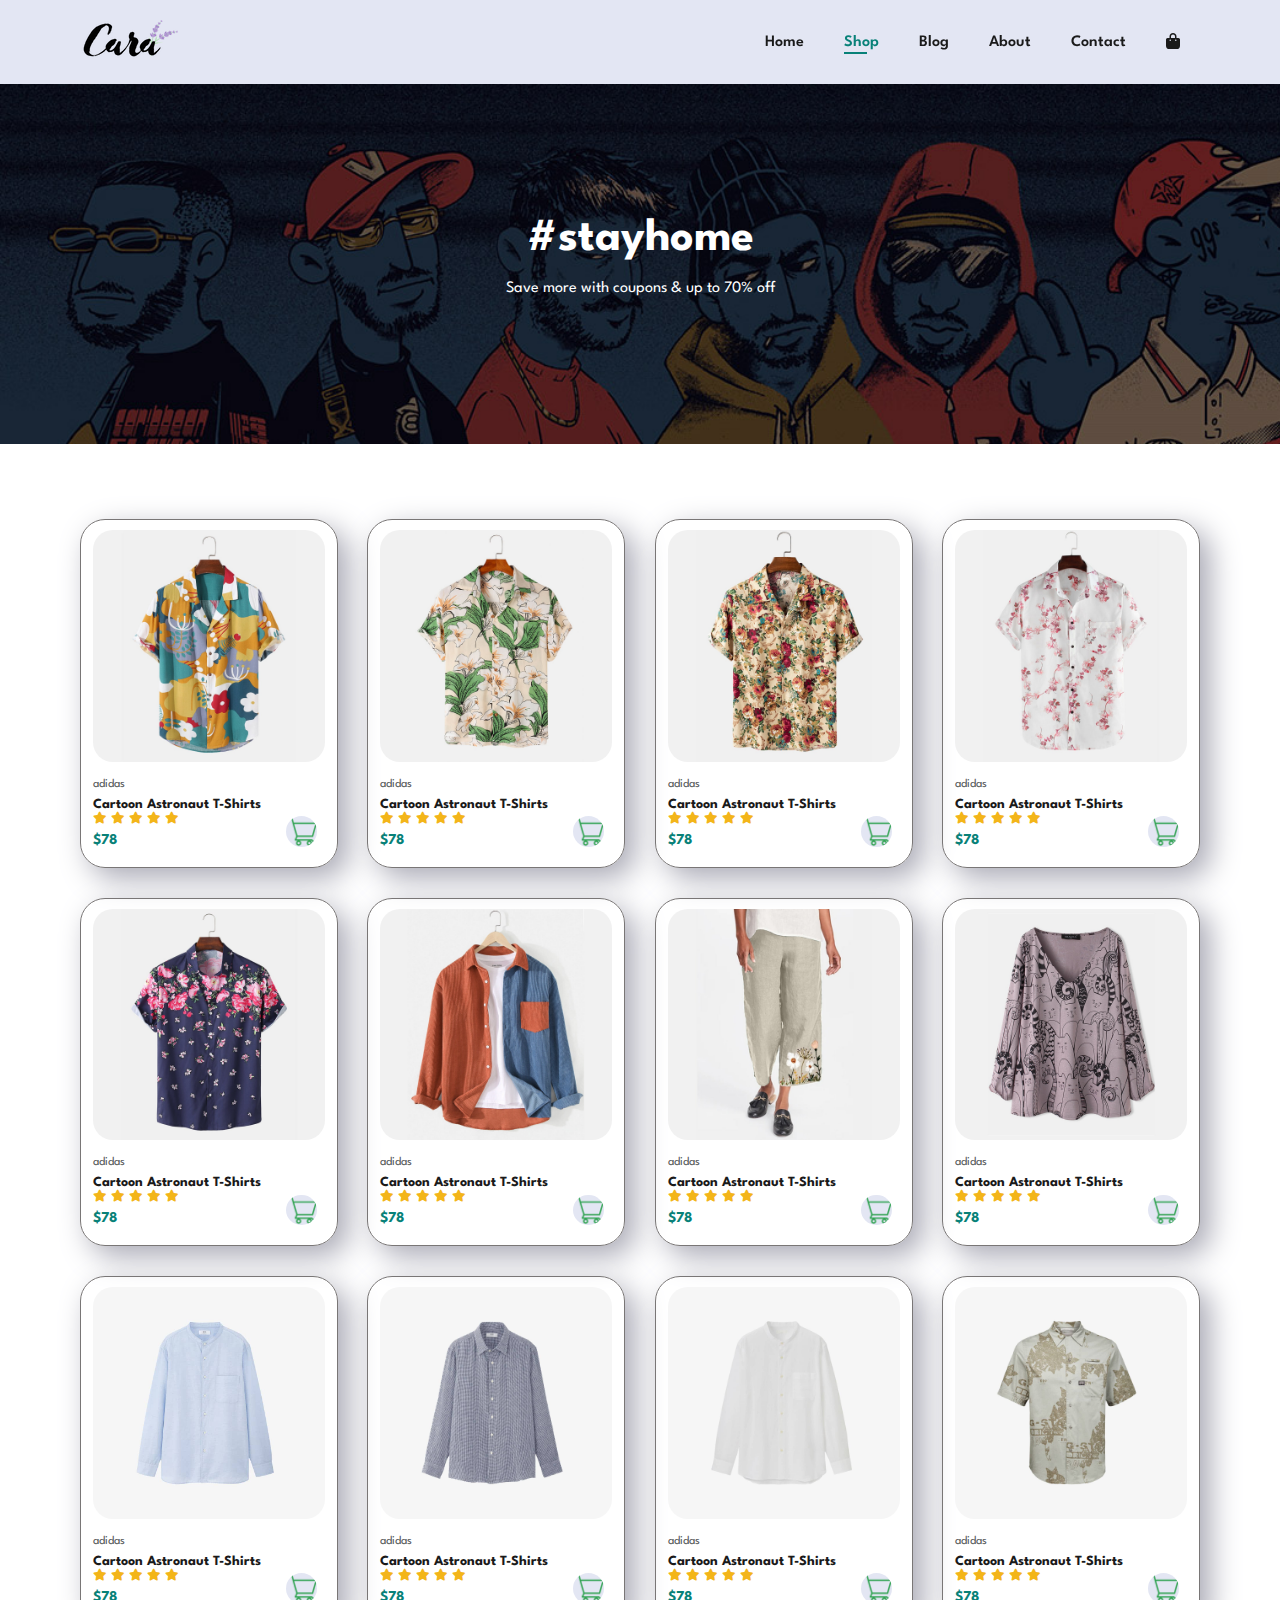
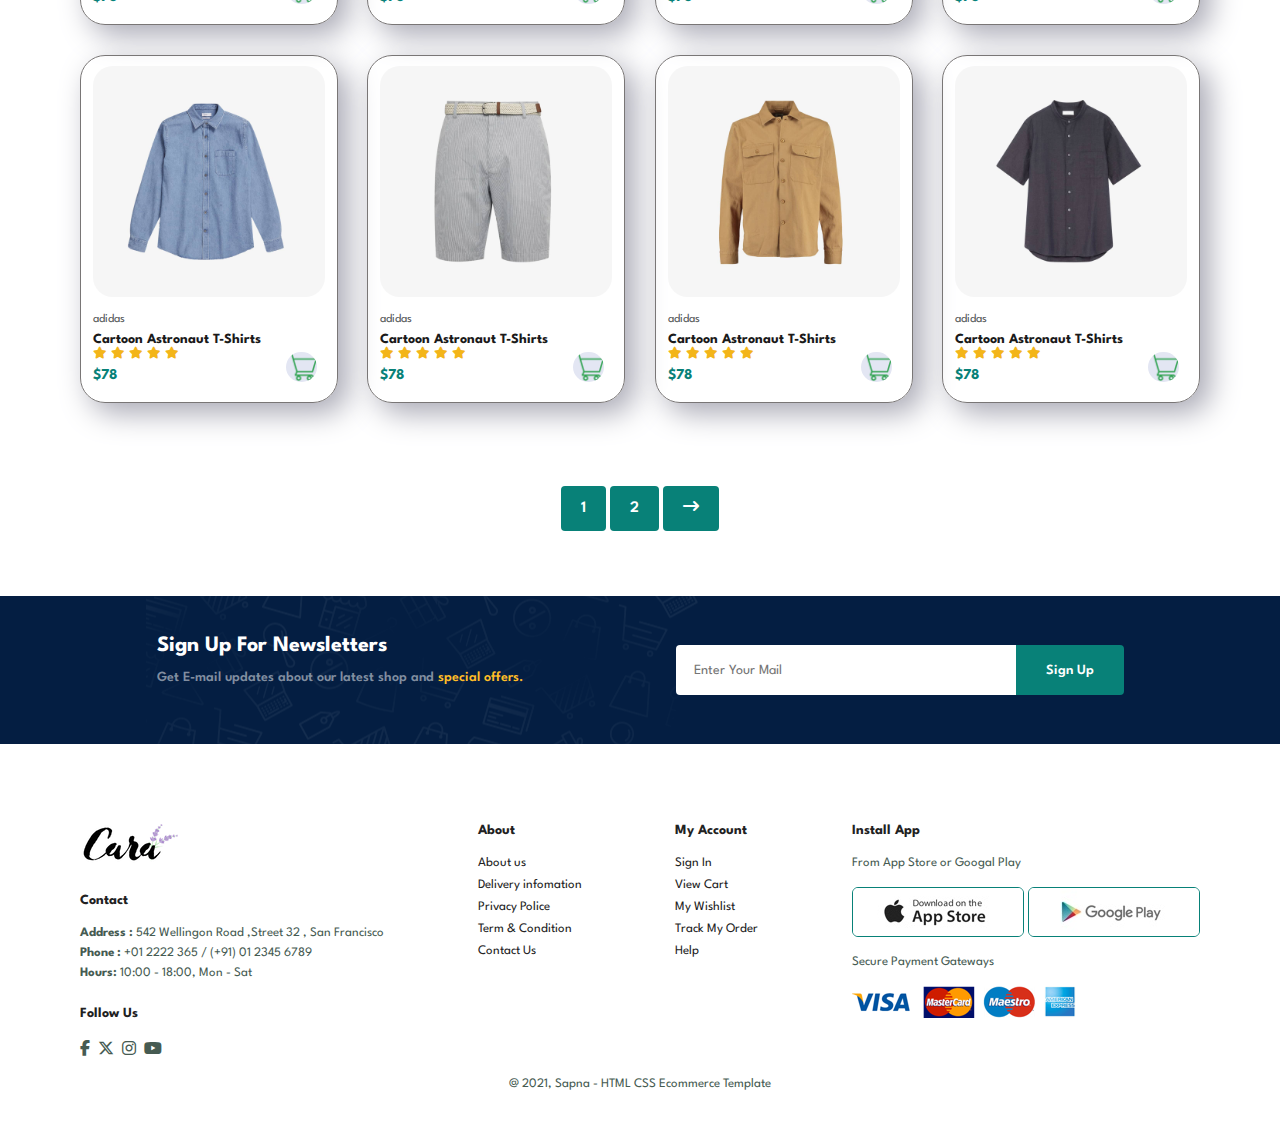
<file: shop.html>
<!DOCTYPE html>
<html lang="en">

<head>
    <meta charset="UTF-8">
    <meta http-equiv="X-UA-Compatible" content="IE=edge">
    <meta name="viewport" content="width=device-width, initial-scale=1.0">
    <title>shoping web</title>
    <link rel="stylesheet" href="style.css">
    <link rel="stylesheet" href="https://cdnjs.cloudflare.com/ajax/libs/font-awesome/6.4.2/css/all.min.css" />

</head>

<body>
    <section class="header">
        <a href="#"><img src="img/logo.png" class="logo"></a>

        <div>
            <ul class="navbar">
                <li><a  href="index.html">Home</a></li>
                <li><a class="active" href="shop.html">Shop</a></li>
                <li><a href="blog.html">Blog</a></li>
                <li><a href="about.html">About</a></li>
                <li><a href="contact.html">Contact</a></li>
                <li id="lg-bag"><a href="cart.html"><i class="fa-sharp fa-solid fa-bag-shopping"></i></a></li>
                <a href="#" class="close"> <i class="fa-solid fa-xmark"></i></a>

            </ul>

        </div>

        <div class="mobile">
            <a href="cart.html"><i class="fa-sharp fa-solid fa-bag-shopping"></i></a>
            <i class="fas fa-outdent bar "></i>
        </div>
    </section>

    <section class="page-header">
        <h2>#stayhome</h2>
        <p>Save more with coupons & up to 70% off</p>

    </section>


    <section class="product1 section-p1 ">
        
        <div class="pro-container">
            <div class="pro" onclick="window.location.href='sproduct.html';">
                <img src="img/products/f1.jpg" alt="">
                <div class="des">
                    <span>adidas</span>
                    <h5>Cartoon Astronaut T-Shirts</h5>
                    <div class="star">
                        <i class="fa-solid fa-star"></i>
                        <i class="fa-solid fa-star"></i>
                        <i class="fa-solid fa-star"></i>
                        <i class="fa-solid fa-star"></i>
                        <i class="fa-solid fa-star"></i>


                    </div>
                    <h4>$78</h4>
                </div>
                <a href="#"><img class="cart" src="img/shop-cart2.png" alt=""></a>
            </div>

            <div class="pro" onclick="window.location.href='sproduct.html';">
                <img src="img/products/f2.jpg" alt="">
                <div class="des">
                    <span>adidas</span>
                    <h5>Cartoon Astronaut T-Shirts</h5>
                    <div class="star">
                        <i class="fa-solid fa-star"></i>
                        <i class="fa-solid fa-star"></i>
                        <i class="fa-solid fa-star"></i>
                        <i class="fa-solid fa-star"></i>
                        <i class="fa-solid fa-star"></i>


                    </div>
                    <h4>$78</h4>
                </div>
                <a href="#"><img class="cart" src="img/shop-cart2.png" alt=""></a>
            </div>

            <div class="pro" onclick="window.location.href='sproduct.html';">
                <img src="img/products/f3.jpg" alt="">
                <div class="des">
                    <span>adidas</span>
                    <h5>Cartoon Astronaut T-Shirts</h5>
                    <div class="star">
                        <i class="fa-solid fa-star"></i>
                        <i class="fa-solid fa-star"></i>
                        <i class="fa-solid fa-star"></i>
                        <i class="fa-solid fa-star"></i>
                        <i class="fa-solid fa-star"></i>


                    </div>
                    <h4>$78</h4>
                </div>
                <a href="#"><img class="cart" src="img/shop-cart2.png" alt=""></a>
            </div>

            <div class="pro" onclick="window.location.href='sproduct.html';">
                <img src="img/products/f4.jpg" alt="">
                <div class="des">
                    <span>adidas</span>
                    <h5>Cartoon Astronaut T-Shirts</h5>
                    <div class="star">
                        <i class="fa-solid fa-star"></i>
                        <i class="fa-solid fa-star"></i>
                        <i class="fa-solid fa-star"></i>
                        <i class="fa-solid fa-star"></i>
                        <i class="fa-solid fa-star"></i>


                    </div>
                    <h4>$78</h4>
                </div>
                <a href="#"><img class="cart" src="img/shop-cart2.png" alt=""></a>
            </div>

            <div class="pro" onclick="window.location.href='sproduct.html';">
                <img src="img/products/f5.jpg" alt="">
                <div class="des">
                    <span>adidas</span>
                    <h5>Cartoon Astronaut T-Shirts</h5>
                    <div class="star">
                        <i class="fa-solid fa-star"></i>
                        <i class="fa-solid fa-star"></i>
                        <i class="fa-solid fa-star"></i>
                        <i class="fa-solid fa-star"></i>
                        <i class="fa-solid fa-star"></i>


                    </div>
                    <h4>$78</h4>
                </div>
                <a href="#"><img class="cart" src="img/shop-cart2.png" alt=""></a>
            </div>

            <div class="pro" onclick="window.location.href='sproduct.html';">
                <img src="img/products/f6.jpg" alt="">
                <div class="des">
                    <span>adidas</span>
                    <h5>Cartoon Astronaut T-Shirts</h5>
                    <div class="star">
                        <i class="fa-solid fa-star"></i>
                        <i class="fa-solid fa-star"></i>
                        <i class="fa-solid fa-star"></i>
                        <i class="fa-solid fa-star"></i>
                        <i class="fa-solid fa-star"></i>


                    </div>
                    <h4>$78</h4>
                </div>
                <a href="#"><img class="cart" src="img/shop-cart2.png" alt=""></a>
            </div>

            <div class="pro" onclick="window.location.href='sproduct.html';">
                <img src="img/products/f7.jpg" alt="">
                <div class="des">
                    <span>adidas</span>
                    <h5>Cartoon Astronaut T-Shirts</h5>
                    <div class="star">
                        <i class="fa-solid fa-star"></i>
                        <i class="fa-solid fa-star"></i>
                        <i class="fa-solid fa-star"></i>
                        <i class="fa-solid fa-star"></i>
                        <i class="fa-solid fa-star"></i>


                    </div>
                    <h4>$78</h4>
                </div>
                <a href="#"><img class="cart" src="img/shop-cart2.png" alt=""></a>
            </div>

            <div class="pro" onclick="window.location.href='sproduct.html';">
                <img src="img/products/f8.jpg" alt="">
                <div class="des">
                    <span>adidas</span>
                    <h5>Cartoon Astronaut T-Shirts</h5>
                    <div class="star">
                        <i class="fa-solid fa-star"></i>
                        <i class="fa-solid fa-star"></i>
                        <i class="fa-solid fa-star"></i>
                        <i class="fa-solid fa-star"></i>
                        <i class="fa-solid fa-star"></i>


                    </div>
                    <h4>$78</h4>
                </div>
                <a href="#"><img class="cart" src="img/shop-cart2.png" alt=""></a>
            </div>

    
            <div class="pro" onclick="window.location.href='sproduct.html';"> 
                <img src="img/products/n1.jpg" alt="">
                <div class="des">
                    <span>adidas</span>
                    <h5>Cartoon Astronaut T-Shirts</h5>
                    <div class="star">
                        <i class="fa-solid fa-star"></i>
                        <i class="fa-solid fa-star"></i>
                        <i class="fa-solid fa-star"></i>
                        <i class="fa-solid fa-star"></i>
                        <i class="fa-solid fa-star"></i>


                    </div>
                    <h4>$78</h4>
                </div>
                <a href="#"><img class="cart" src="img/shop-cart2.png" alt=""></a>
            </div>

            <div class="pro" onclick="window.location.href='sproduct.html';">
                <img src="img/products/n2.jpg" alt="">
                <div class="des">
                    <span>adidas</span>
                    <h5>Cartoon Astronaut T-Shirts</h5>
                    <div class="star">
                        <i class="fa-solid fa-star"></i>
                        <i class="fa-solid fa-star"></i>
                        <i class="fa-solid fa-star"></i>
                        <i class="fa-solid fa-star"></i>
                        <i class="fa-solid fa-star"></i>


                    </div>
                    <h4>$78</h4>
                </div>
                <a href="#"><img class="cart" src="img/shop-cart2.png" alt=""></a>
            </div>

            <div class="pro" onclick="window.location.href='sproduct.html';">
                <img src="img/products/n3.jpg" alt="">
                <div class="des">
                    <span>adidas</span>
                    <h5>Cartoon Astronaut T-Shirts</h5>
                    <div class="star">
                        <i class="fa-solid fa-star"></i>
                        <i class="fa-solid fa-star"></i>
                        <i class="fa-solid fa-star"></i>
                        <i class="fa-solid fa-star"></i>
                        <i class="fa-solid fa-star"></i>


                    </div>
                    <h4>$78</h4>
                </div>
                <a href="#"><img class="cart" src="img/shop-cart2.png" alt=""></a>
            </div>

            <div class="pro" onclick="window.location.href='sproduct.html';">
                <img src="img/products/n4.jpg" alt="">
                <div class="des">
                    <span>adidas</span>
                    <h5>Cartoon Astronaut T-Shirts</h5>
                    <div class="star">
                        <i class="fa-solid fa-star"></i>
                        <i class="fa-solid fa-star"></i>
                        <i class="fa-solid fa-star"></i>
                        <i class="fa-solid fa-star"></i>
                        <i class="fa-solid fa-star"></i>


                    </div>
                    <h4>$78</h4>
                </div>
                <a href="#"><img class="cart" src="img/shop-cart2.png" alt=""></a>
            </div>

            <div class="pro" onclick="window.location.href='sproduct.html';">
                <img src="img/products/n5.jpg" alt="">
                <div class="des">
                    <span>adidas</span>
                    <h5>Cartoon Astronaut T-Shirts</h5>
                    <div class="star">
                        <i class="fa-solid fa-star"></i>
                        <i class="fa-solid fa-star"></i>
                        <i class="fa-solid fa-star"></i>
                        <i class="fa-solid fa-star"></i>
                        <i class="fa-solid fa-star"></i>


                    </div>
                    <h4>$78</h4>
                </div>
                <a href="#"><img class="cart" src="img/shop-cart2.png" alt=""></a>
            </div>

            <div class="pro" onclick="window.location.href='sproduct.html';">
                <img src="img/products/n6.jpg" alt="">
                <div class="des">
                    <span>adidas</span>
                    <h5>Cartoon Astronaut T-Shirts</h5>
                    <div class="star">
                        <i class="fa-solid fa-star"></i>
                        <i class="fa-solid fa-star"></i>
                        <i class="fa-solid fa-star"></i>
                        <i class="fa-solid fa-star"></i>
                        <i class="fa-solid fa-star"></i>


                    </div>
                    <h4>$78</h4>
                </div>
                <a href="#"><img class="cart" src="img/shop-cart2.png" alt=""></a>
            </div>

            <div class="pro" onclick="window.location.href='sproduct.html';">
                <img src="img/products/n7.jpg" alt="">
                <div class="des">
                    <span>adidas</span>
                    <h5>Cartoon Astronaut T-Shirts</h5>
                    <div class="star">
                        <i class="fa-solid fa-star"></i>
                        <i class="fa-solid fa-star"></i>
                        <i class="fa-solid fa-star"></i>
                        <i class="fa-solid fa-star"></i>
                        <i class="fa-solid fa-star"></i>


                    </div>
                    <h4>$78</h4>
                </div>
                <a href="#"><img class="cart" src="img/shop-cart2.png" alt=""></a>
            </div>

            <div class="pro" onclick="window.location.href='sproduct.html';">
                <img src="img/products/n8.jpg" alt="">
                <div class="des">
                    <span>adidas</span>
                    <h5>Cartoon Astronaut T-Shirts</h5>
                    <div class="star">
                        <i class="fa-solid fa-star"></i>
                        <i class="fa-solid fa-star"></i>
                        <i class="fa-solid fa-star"></i>
                        <i class="fa-solid fa-star"></i>
                        <i class="fa-solid fa-star"></i>


                    </div>
                    <h4>$78</h4>
                </div>
                <a href="#"><img class="cart" src="img/shop-cart2.png" alt=""></a>
            </div>

        </div>

    </section>

    <section class="pagination section-p1">
        <a href="#">1</a>
        <a href="#">2</a>
        <a href="#"><i class="fa-solid fa-arrow-right-long"></i></a>



    </section>


    <section class="newsletter section-p1 section-m1">
        <div class="newstext">
            <h4>Sign Up For Newsletters</h4>
            <p>Get E-mail updates about our latest shop and <span>special offers.</span></p>
        </div>
        <div class="form">
            <input type="text" placeholder="Enter Your Mail" id="mail">
            <button class="normal">Sign Up</button>
        </div>

    </section>

    <footer class="section-p1">
        <div class="col">
            <img class="logo" src="img/logo.png" alt="">
            <h4>Contact</h4>
            <p><strong>Address : </strong> 542 Wellingon Road ,Street 32 , San Francisco</p>
            <p><strong>Phone :</strong> +01 2222 365 / (+91) 01 2345 6789</p>
            <p><strong>Hours: </strong> 10:00 - 18:00, Mon - Sat</p>

            <div class="follow">
                <h4>Follow Us</h4>
                <div class="icon">
                    <i class="fa-brands fa-facebook-f"></i>
                    <i class="fa-brands fa-x-twitter"></i>
                    <i class="fa-brands fa-instagram"></i>
                    <i class="fa-brands fa-youtube"></i>
                </div>
            </div>
        </div>

        <div class="col">
            <h4>About</h4>
            <a href="#">About us</a>
            <a href="#">Delivery infomation</a>
            <a href="#">Privacy Police</a>
            <a href="#">Term & Condition</a>
            <a href="#">Contact Us</a>
        </div>

        <div class="col">
            <h4>My Account</h4>
            <a href="#">Sign In</a>
            <a href="#">View Cart</a>
            <a href="#">My Wishlist</a>
            <a href="#">Track My Order</a>
            <a href="#">Help</a>
        </div>

        <div class="col install">
            <h4>Install App</h4>
            <p>From App Store or Googal Play</p>
            <div class="row">
                <img src="img/pay/app.jpg" alt="">
                <img src="img/pay/play.jpg" alt="">

            </div>
            <p>Secure Payment Gateways</p>
            <img src="img/pay/pay.png" alt="">

        </div>
        <div class="copyright">
            <p>@ 2021, Sapna - HTML CSS Ecommerce Template</p>

        </div>
    </footer>









    <script src="script.js"></script>
</body>

</html>
</file>
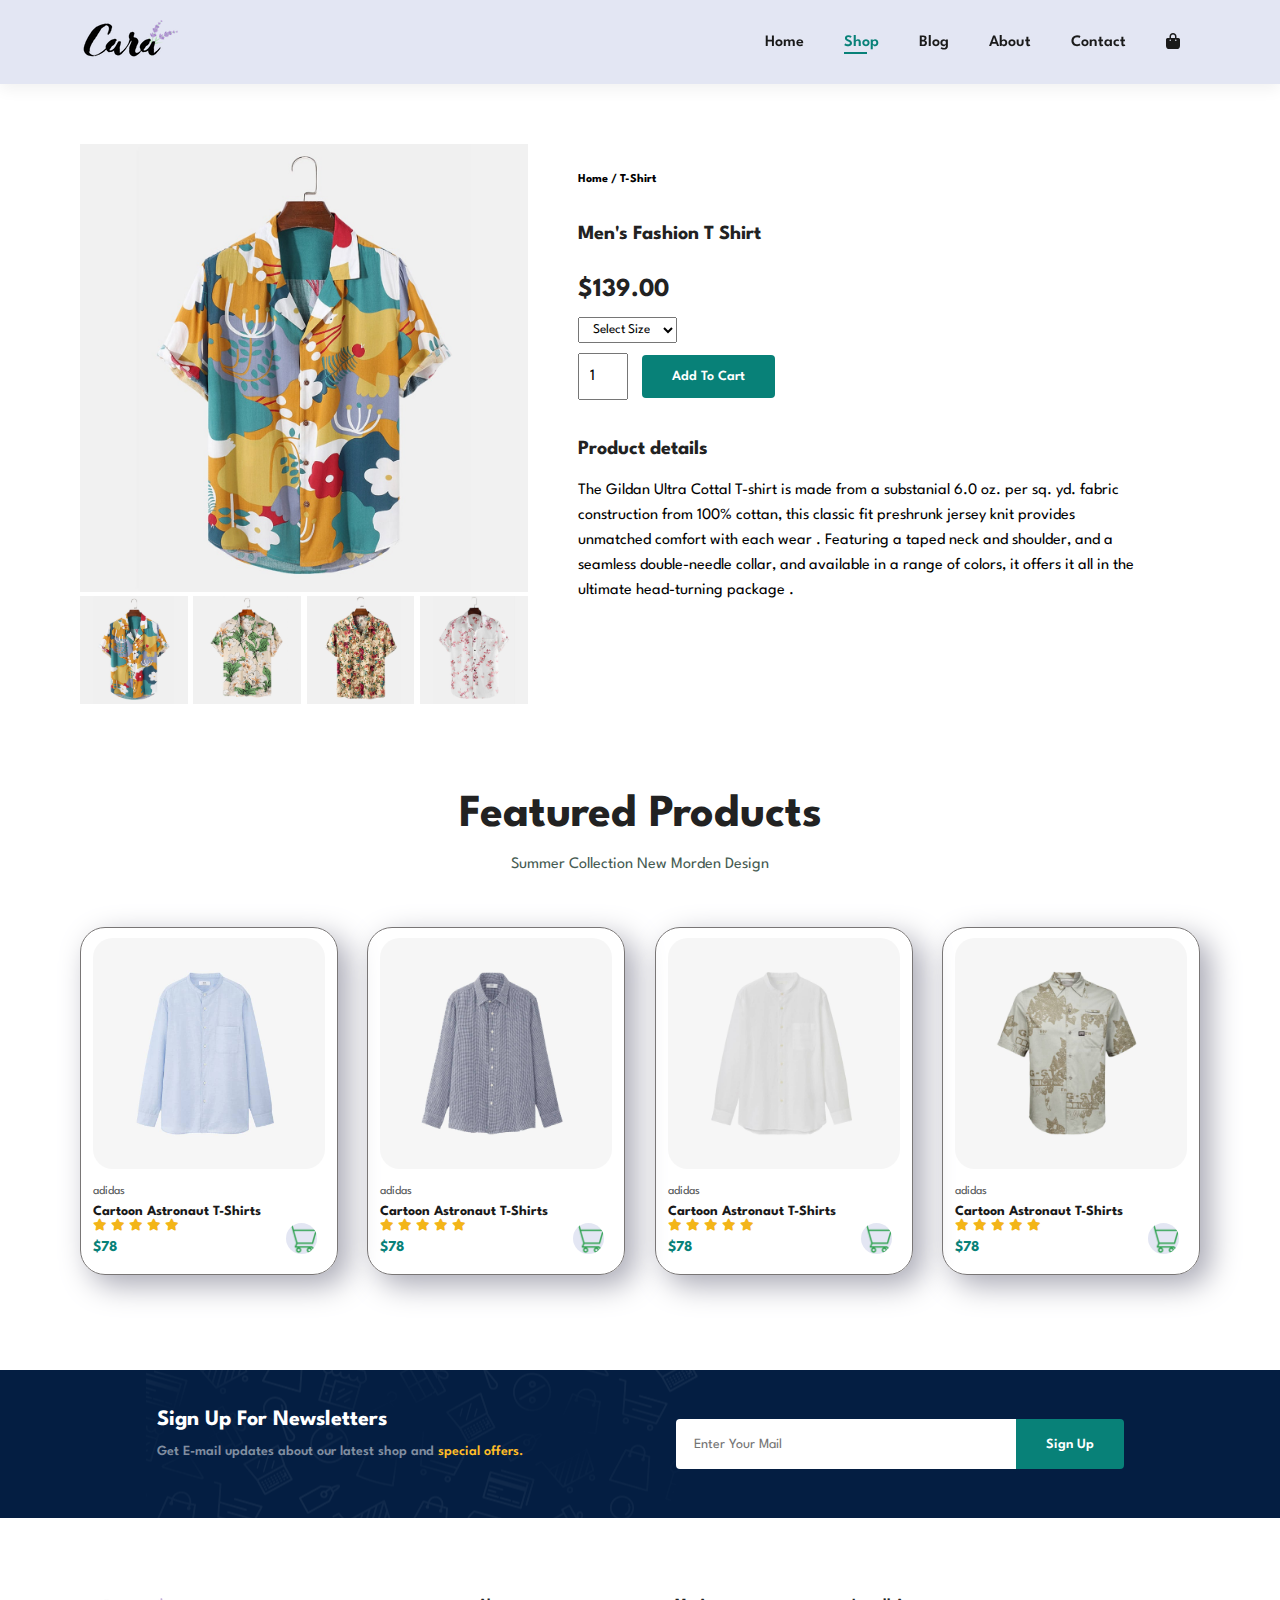
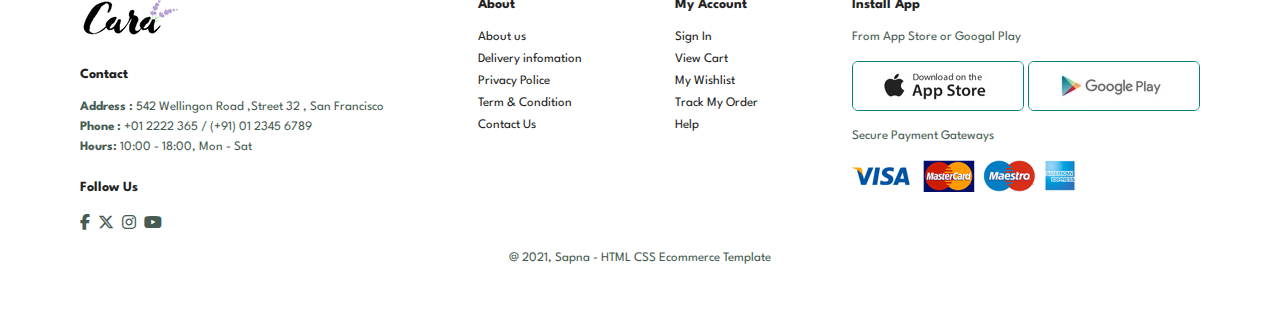
<file: sproduct.html>
<!DOCTYPE html>
<html lang="en">

<head>
    <meta charset="UTF-8">
    <meta http-equiv="X-UA-Compatible" content="IE=edge">
    <meta name="viewport" content="width=device-width, initial-scale=1.0">
    <title>shoping web</title>
    <link rel="stylesheet" href="style.css">
    <link rel="stylesheet" href="https://cdnjs.cloudflare.com/ajax/libs/font-awesome/6.4.2/css/all.min.css" />

</head>

<body>
    <section class="header">
        <a href="#"><img src="img/logo.png" class="logo"></a>

        <div>
            <ul class="navbar">
                <li><a href="index.html">Home</a></li>
                <li><a class="active" href="shop.html">Shop</a></li>
                <li><a href="blog.html">Blog</a></li>
                <li><a href="about.html">About</a></li>
                <li><a href="contact.html">Contact</a></li>
                <li id="lg-bag"><a href="cart.html"><i class="fa-sharp fa-solid fa-bag-shopping"></i></a></li>
                <a href="#" class="close"> <i class="fa-solid fa-xmark"></i></a>

            </ul>

        </div>

        <div class="mobile">
            <a href="cart.html"><i class="fa-sharp fa-solid fa-bag-shopping"></i></a>
            <i class="fas fa-outdent bar "></i>
        </div>
    </section>
    
<section class="prodetails section-p1">
    <div class="single-pro-image">
        <img src="img/products/f1.jpg" width="100%" id="mainimg" alt=""> 
 

           <div class="small-img-grp">
                <div class="small-img-col">
                   <img src="img/products/f1.jpg" width="100%" class="small-img" alt="">
                </div>
                <div class="small-img-col">
                    <img src="img/products/f2.jpg" width="100%" class="small-img" alt="">
                </div>
                    <div class="small-img-col">
                        <img src="img/products/f3.jpg" width="100%" class="small-img" alt="">
                    </div>
                <div class="small-img-col">
                    <img src="img/products/f4.jpg" width="100%" class="small-img" alt="">
                </div>
            </div>
     
    </div>


    <div class="single-pro-details">
        <h6>Home / T-Shirt</h6>
        <h4>Men's Fashion T Shirt</h4>
        <h2>$139.00</h2>
        <select>
            <option >Select Size</option>
            <option>XL</option>
            <option>XXL</option>
            <option>Small</option>
            <option>Large</option>

        </select>
        <input type="number" value="1">
        <button class="normal">Add To Cart</button>
        <h4>Product details</h4>
        <span>The Gildan Ultra Cottal T-shirt is made from  a substanial 6.0 oz. per 
            sq. yd. fabric construction from 100% cottan, this classic fit preshrunk jersey
            knit provides unmatched comfort with each wear . Featuring a taped neck and
            shoulder, and a seamless double-needle collar, and available in a range of
            colors, it offers it all in the ultimate head-turning package .</span>
    </div>
    </section>


    <section class="product1 section-p1 ">
        <h2>Featured Products</h2>
        <p>Summer Collection New Morden Design</p>
        <div class="pro-container">
            <div class="pro">
                <img src="img/products/n1.jpg" alt="">
                <div class="des">
                    <span>adidas</span>
                    <h5>Cartoon Astronaut T-Shirts</h5>
                    <div class="star">
                        <i class="fa-solid fa-star"></i>
                        <i class="fa-solid fa-star"></i>
                        <i class="fa-solid fa-star"></i>
                        <i class="fa-solid fa-star"></i>
                        <i class="fa-solid fa-star"></i>
    
    
                    </div>
                    <h4>$78</h4>
                </div>
                <a href="#"><img class="cart" src="img/shop-cart2.png" alt=""></a>
            </div>
    
            <div class="pro">
                <img src="img/products/n2.jpg" alt="">
                <div class="des">
                    <span>adidas</span>
                    <h5>Cartoon Astronaut T-Shirts</h5>
                    <div class="star">
                        <i class="fa-solid fa-star"></i>
                        <i class="fa-solid fa-star"></i>
                        <i class="fa-solid fa-star"></i>
                        <i class="fa-solid fa-star"></i>
                        <i class="fa-solid fa-star"></i>
    
    
                    </div>
                    <h4>$78</h4>
                </div>
                <a href="#"><img class="cart" src="img/shop-cart2.png" alt=""></a>
            </div>
    
            <div class="pro">
                <img src="img/products/n3.jpg" alt="">
                <div class="des">
                    <span>adidas</span>
                    <h5>Cartoon Astronaut T-Shirts</h5>
                    <div class="star">
                        <i class="fa-solid fa-star"></i>
                        <i class="fa-solid fa-star"></i>
                        <i class="fa-solid fa-star"></i>
                        <i class="fa-solid fa-star"></i>
                        <i class="fa-solid fa-star"></i>
    
    
                    </div>
                    <h4>$78</h4>
                </div>
                <a href="#"><img class="cart" src="img/shop-cart2.png" alt=""></a>
            </div>
    
            <div class="pro">
                <img src="img/products/n4.jpg" alt="">
                <div class="des">
                    <span>adidas</span>
                    <h5>Cartoon Astronaut T-Shirts</h5>
                    <div class="star">
                        <i class="fa-solid fa-star"></i>
                        <i class="fa-solid fa-star"></i>
                        <i class="fa-solid fa-star"></i>
                        <i class="fa-solid fa-star"></i>
                        <i class="fa-solid fa-star"></i>
    
    
                    </div>
                    <h4>$78</h4>
                </div>
                <a href="#"><img class="cart" src="img/shop-cart2.png" alt=""></a>
            </div>
    
               
        </div>
    
    </section>
      
    <section class="newsletter section-p1 section-m1">
        <div class="newstext">
            <h4>Sign Up For Newsletters</h4>
            <p>Get E-mail updates about our latest shop and <span>special offers.</span></p>
        </div>
        <div class="form">
            <input type="text" placeholder="Enter Your Mail" id="mail">
            <button class="normal">Sign Up</button>
        </div>

    </section>

    <footer class="section-p1">
        <div class="col">
            <img class="logo" src="img/logo.png" alt="">
            <h4>Contact</h4>
            <p><strong>Address : </strong> 542 Wellingon Road ,Street 32 , San Francisco</p>
            <p><strong>Phone :</strong> +01 2222 365 / (+91) 01 2345 6789</p>
            <p><strong>Hours: </strong> 10:00 - 18:00, Mon - Sat</p>

            <div class="follow">
                <h4>Follow Us</h4>
                <div class="icon">
                    <i class="fa-brands fa-facebook-f"></i>
                    <i class="fa-brands fa-x-twitter"></i>
                    <i class="fa-brands fa-instagram"></i>
                    <i class="fa-brands fa-youtube"></i>
                </div>
            </div>
        </div>

        <div class="col">
            <h4>About</h4>
            <a href="#">About us</a>
            <a href="#">Delivery infomation</a>
            <a href="#">Privacy Police</a>
            <a href="#">Term & Condition</a>
            <a href="#">Contact Us</a>
        </div>

        <div class="col">
            <h4>My Account</h4>
            <a href="#">Sign In</a>
            <a href="#">View Cart</a>
            <a href="#">My Wishlist</a>
            <a href="#">Track My Order</a>
            <a href="#">Help</a>
        </div>

        <div class="col install">
            <h4>Install App</h4>
            <p>From App Store or Googal Play</p>
            <div class="row">
                <img src="img/pay/app.jpg" alt="">
                <img src="img/pay/play.jpg" alt="">

            </div>
            <p>Secure Payment Gateways</p>
            <img src="img/pay/pay.png" alt="">

        </div>
        <div class="copyright">
            <p>@ 2021, Sapna - HTML CSS Ecommerce Template</p>

        </div>
    </footer>

    <script>
        // var mainimg = document.getElementById("mainimg");
        // var smallimg = document.getElementsByClassName("small-img");
         
        //  smallimg[0].onclick = function(){
        //     mainimg.src = smallimg[0].src;
        //  }

        //  smallimg[1].onclick = function () {
        //         mainimg.src = smallimg[1].src;
        //     }

        //       smallimg[2].onclick = function () {
        //             mainimg.src = smallimg[2].src;
        //         }
        //      smallimg[3].onclick = function () {
        //             mainimg.src = smallimg[3].src;
        //         }


    </script>


    <script src="script.js"></script>
</body>

</html>
</file>
<file: style.css>
@import url("https://fonts.googleapis.com/css2?family=Spartan:wght@100;200;300;400;500;600;700;800;900&display=swap");
* {
  margin: 0;
  padding: 0;
  box-sizing: border-box;
  font-family: "Spartan", sans-serif;
}

html {
  scroll-behavior: smooth;
}

/* Global Styles */

h1 {
  font-size: 50px;
  line-height: 64px;
  color: #222;
}

h2 {
  font-size: 46px;
  line-height: 54px;
  color: #222;
}

h4 {
  font-size: 20px;
  color: #222;
}

h6 {
  font-weight: 700;
  font-size: 12px;
}

p {
  font-size: 16px;
  color: #465b52;
  margin: 15px 0 20px 0;
}

.section-p1 {
  padding: 40px 80px;
}

.section-m1 {
  margin: 40px 0;
}

button.normal{
  font-size: 14px;
  font-weight: 600;
  padding: 15px  30px;
  color: #000;
  background-color: #fff;
  border-radius: 4px;
  cursor: pointer;
  border: none;
  outline: none;
  transition: 0.2s ;

}

button.white {
  font-size: 13px;
  font-weight: 600;
  padding: 11px 18px;
  color: #fff;
  background-color: transparent;
  cursor: pointer;
  border: 1px solid #fff;
  outline: none;
  transition: 0.2s;

}

body {
  width: 100%;
}


/* Header Start */

.header{
  display: flex;
  align-items: center;
  justify-content: space-between;
  padding: 20px 80px;
  background: #e3e6f3;
  box-shadow: 0 5px 15px rgba(0, 0, 0,0.06);
  z-index: 999;
  position: sticky;
  top: 0;
  left: 0;
  
}

.navbar{
  display: flex;
  align-items: center;
  justify-content: center;

}

.navbar li{
  list-style-type: none;
  padding: 0 20px;
  position: relative;
}

.navbar li a{
  text-decoration: none;
  font-size: 16px;
  font-weight: 600;
  color: #1a1a1a;
  transition: 0.3s ease;
}

.navbar li a:hover{
color: #088178;
}


.navbar li a:hover,
.navbar li a.active{
color: #088178;
}



.navbar li a.active::after,
.navbar li a:hover::after{
  content: "";
  width: 30%;
  height: 2px;
  background: #088178;
  position: absolute;
  bottom: -4px;
  left: 20px;
}

.mobile{
  display: none;
  align-items: center;

}

.close{
  display: none;
}




/* home page  */

.hero{
  background-image: url("img/hero4.png");
  height: 90vh;
  width: 100%;
  background-size: cover;
  background-position: top 25% right 0;
  padding: 0 80px;
  display: flex;
  flex-direction: column;
  align-items: flex-start;
  justify-content: center;
}

.hero h4{
  padding-bottom: 15px;
}
.hero h1 {
  color: #088178;
}
.hero button{
  background-image: url("img/button.png");
  background-color: transparent ;
  color: #088178;
  border: 0;
  padding: 14px 80px 14px 65px;
  background-repeat: no-repeat;
  cursor: pointer;
  font-weight: 700;
  font-size: 15px;


}

/* feature box */

.feature{
  display: flex;
  justify-content: space-between;
  align-items: center;
  flex-wrap: wrap;

}

.feature .fa-box{
  width: 180px;
  text-align: center;
  padding: 25px 15px;
  box-shadow: 20px 20px 34px rgba(0, 0, 0, 0.03);
  border: 2px solid #c0cfc2;
  border-radius: 4px;
  margin: 15px 0;

}

.feature .fa-box:hover{
  box-shadow: 20px 20px 40px rgb(168, 168, 180);

}

.feature .fa-box img{
  width: 100%;
  margin-bottom: 10px ;
}

.feature .fa-box h6{
  display: inline-block;
  padding: 9px 8px 6px 8px;
  line-height: 1;
  border-radius: 4px;
  color: #088178;
  background-color: #f3bbc6;
}

.feature .fa-box:nth-child(2) h6{
  background-color: rgb(166, 241, 215);
}

.feature .fa-box:nth-child(3) h6 {
  background-color: rgb(135, 233, 140);
}

.feature .fa-box:nth-child(4) h6 {
  background-color: rgb(235, 155, 238);
}

.feature .fa-box:nth-child(5) h6 {
  background-color: rgb(231, 221, 127);
}

.feature .fa-box:nth-child(6) h6 {
  background-color: rgb(230, 154, 140);
}


.product1{
  text-align: center;
}

.product1 .pro-container{
  display: flex;
  justify-content: space-between;
  padding-top: 20px;
  flex-wrap: wrap;
}
.product1 .pro{
  width: 23%;
  min-width: 150px;
  padding: 10px 12px ;
  border: 1px solid #797676;
  cursor: pointer;
  border-radius: 25px;
  box-shadow: 10px 10px 30px rgb(168, 168, 180);
  margin: 15px 0;
  position: relative;
}

.product1 .pro img{
  width: 100%;
  border-radius: 20px;
}

.product1 .pro:hover{
  box-shadow: 20px 20px 30px rgb(168, 168, 180);

}
.product1 .pro .des{
  text-align: start;
  padding: 10px 0;
}
.product1 .pro .des span{
  color: #545858;
  font-size: 12px;
}

.product1 .pro .des h5 {
  font-size: 14px;
  padding-top: 7px;
  color: #1a1a1a;
}

.product1 .pro .des i{
  font-size: 12px;
  color: rgb(243, 181, 25);
}

.product1 .pro .des h4{
  padding-top: 7px;
  font-size: 15px;
  font-weight: 700;
  color: #088178;
}

.product1 .pro .cart{
  width: 12%;
  border-radius: 50px;
  background-color: #e3e6f3;
  color: #088178;
  position: absolute;
  bottom: 20px;
  right: 20px;

}

.banner{
  display: flex;
  justify-content: center;
  text-align: center;
  align-items: center;
  flex-direction: column;
  background-image: url("img/banner/b2.jpg");
  width: 100%;
  height: 40vh;
background-size: cover;
  background-position: center;
}

.banner h4{
  color: #fff;
  font-size: 16px;
}

.banner h2 {
  color: #fff;
  font-size: 30px;
  padding: 10px 0;
}

.banner h2 span{
  color: #ef3636;
  
}
.banner button:hover{
  background: #088178;
  color: #fff;

}
.sm-banner{
  display: flex;
  justify-content: space-between;
  flex-wrap: wrap;
}


.sm-banner .banner-box{
  display: flex;
     justify-content: center;
    align-items: flex-start;
    flex-direction: column;
    background-image: url("img/banner/b17.jpg");
    min-width: 580px;
    height: 50vh;
    background-size: cover;
    background-position: center;
    padding: 30px; 
  }

    .sm-banner h4{
      color: #fff;
      font-size: 20px;
      font-weight: 300;
    }

    .sm-banner h2 {
       color: #fff;
      font-size: 28px;
       font-weight: 800;
    }
    .sm-banner .banner-box2{
      background-image: url("img/banner/b10.jpg");
    }

 .sm-banner span{
    color: #fff;
    font-size: 14px;
    font-weight: 500;
    padding-bottom: 15px;
 }

 .sm-banner .banner-box:hover button{
  background-color: #088178;
  border: 1px solid #088178;
 }


.banner3{
  display: flex;
  justify-content: space-between;
  flex-wrap: wrap;
  padding: 0 80px;
}


 .banner3 .banner-box{
     display: flex;
    justify-content: center;
    align-items: flex-start;
    flex-direction: column;
    background-image: url("img/banner/b7.jpg");
    min-width: 30%;
    height: 30vh;
    background-size: cover;
    background-position: center;
    padding: 20px;
    margin-bottom: 20px;
 }
 .banner3 .banner-box2{
  background-image: url("img/banner/b4.jpg");
 }

 .banner3 .banner-box3 {
   background-image: url("img/banner/b18.jpg");
 }

 .banner3 h2{
  color: #fff;
  font-weight: 900;
  font-size: 22px;
 }


    .banner3 h3 {
      color: #ec544e;
      font-weight: 800;
      font-size: 15px;
    }


.newsletter{
  display: flex;
  justify-content: space-around;
  flex-wrap: wrap;
  align-items: center;
  background-image: url("img/banner/b14.png");
  background-position: 20% 30%;
  background-color: #041e42;
  background-repeat: no-repeat;
}
.newsletter h4{
  font-size: 22px;
  font-weight: 700;
  color: #fff;

}
.newsletter p{
  font-size: 14px;
  font-weight: 600;
  color: #818ea0;
}

.newsletter  p span {
  color: #ffbd27;
}
 
.newsletter .form{
  display: flex;
  width: 40%;
}


.newsletter input{
  height: 3.125rem;
  padding: 0 1.25em;
  font-size: 14px;
  width: 100%;
  border: 1px solid transparent;
  border-radius: 4px;
  outline: none;
  border-top-right-radius: 0;
  border-bottom-right-radius: 0;

}
.newsletter button{
    background-color: #088178;
    color: #fff;
    white-space: nowrap;
    border-top-left-radius: 0;
      border-bottom-left-radius: 0;
}

footer{
  display: flex;
  flex-wrap: wrap;
  justify-content: space-between;
}

footer .col{
  display: flex;
  flex-direction: column;
  align-items: flex-start;
  margin-bottom: 20px;
}

footer .logo
{
  margin-bottom: 30px;
}

footer h4{
  font-size: 14px;
  padding-bottom: 20px;
}

footer p{
  font-size: 13px;
  margin: 0 0 8px 0;
}
footer a{
  font-size: 13px;
  text-decoration: none;
  color: #222;
  margin: 0 0 8px 0;
  margin-bottom: 10px;
}
footer .follow{
  margin-top: 20px;

}
footer .follow i{
     color: #465b52;
     padding-right: 4px;
     cursor: pointer;
}

footer .install .row img{
     border: 1px solid #088178;
     border-radius: 6px;
}

footer .install  img {
  margin: 10px 0 15px 0;
}
footer .follow i:hover,
footer a:hover{
  color: #088178;
}

footer .copyright{
  width: 100%;
  text-align: center;
}

/* shop page */
.page-header{
  background-image: url("img/banner/b1.jpg");
  width: 100%;
  height: 40vh;
  background-size: cover;
  display: flex;
  justify-content: center;
  text-align: center;
  flex-direction: column;
  padding: 14px;
}

.page-header h2,
.page-header p{
  color: #fff;
}

.pagination{
  text-align: center;
}
.pagination a{
  text-decoration: none;
  background-color: #088178;
  padding: 15px 20px;
  border-radius:4px;
  color: white;
  font-weight: 600;
}

.pagination a i{
  font-size: 16px;
  font-weight: 600;
}

/* blogs  */
.page-header.blog-header{
  background-image: url("img/banner/b19.jpg");
}
.blog{
  padding: 150px 150px 0 150px;
}
.blog .blog-box{
  display: flex;
  align-items: center;
  width: 100%;
  position: relative;
  padding-bottom: 90px;
}

.blog .blog-img{
  width: 50%;
  margin-right: 40px;
} 

.blog img{
  width: 100%;
  height: 300px;
  object-fit: cover;
}
.blog .blog-details{
  width: 50%;
}
.blog .blog-details a{
  text-decoration: none;
  font-size: 11px;
  color:black;
  font-weight: 700;
  position: relative;
  transition: 0.3s;
}
.blog .blog-details a::after{
  content: "";
  width: 50px;
  height: 1px;
  background-color: black;
  position: absolute;
   top: 4px;
   right: -60px;
}
.blog .blog-details a:hover{
  color: #088178;
}

.blog .blog-details a:hover::after{
  background-color: #088178;
}

.blog .blog-box h1{
  position: absolute;
  top: -40px;
  left: 0;
  font-size: 70px;
  font-weight: 700;
  color: #c9cbce;
  z-index: -9;
}

/* single product  */
.prodetails{
  display: flex;
  margin-top: 20px;
}

.prodetails .single-pro-image{
    width: 40%;
    margin-right: 50px;
}
.small-img-grp{
      display: flex;
      justify-content: space-between;
}

.small-img-col{
  flex-basis: 24%;
  cursor: pointer;
}
.prodetails .single-pro-details{
  width: 50%;
  padding-top: 30px;
}
.prodetails .single-pro-details h4{
  padding: 40px 0 20px 0;
}

.prodetails .single-pro-details h2 {
  font-size: 26px;
}
.prodetails .single-pro-details  select{
  padding: 5px 10px ;
  display: block;
  margin-bottom: 10px;
}
.prodetails .single-pro-details input{
  width: 50px;
  height: 47px;
  padding-left: 10px;
  font-size: 16px;
  margin-right: 10px;
}
.prodetails .single-pro-details input:focus{
  outline: none;
}

.prodetails .single-pro-details button{
  background-color: #088178;
  color: white  ;
}

.prodetails .single-pro-details span{
  line-height: 25px;
}

/* about page */
.page-header.about-header{
  background-image: url("img/about/banner.png");
}
.about-head{
  display: flex;
  align-items: center;
}

.about-head img{
  width: 50%;
  height: auto;
}
.about-head div{
  padding-left: 40px;
}

.about-app{
  text-align: center;
}

.about-app .video {
  width: 70%;
  height: 100%;
  margin: 30px auto 0 auto;
}

.about-app .video video {
  width: 100%;
  height: 100%;
  border-radius: 20px;
}

/* contact page */
    .contact-details{
      display: flex;
      align-items: center;
      justify-content: space-between;
    }

    .contact-details .details{
      width: 40%;
    }
     .contact-details .details span,
     .form-details form span {
         font-size: 12px;
     }

     .contact-details .details h2,
         .form-details form h2 {
        font-size: 26px;
        line-height: 35px;
        padding: 20px 0;
     }

            .contact-details .details h3 {
              font-size: 16px;
              padding-bottom: 15px;
            }

    .contact-details .details li {
      list-style: none;
      display: flex;
      padding: 10px 0;
    }

         .contact-details .details li  i{
          font-size: 14px;
           padding-right: 22px;
         }
             .contact-details .details li p{
             margin: 0;
             font-size: 14px;
             }

  .contact-details .map{
    width: 55%;
    height: 400px;
  }
    .contact-details .map iframe{
      width: 100%;
      height: 100%;
    }

.form-details form{
      width: 65%;
      display: flex;
      flex-direction: column;
      align-items: flex-start;
}

.form-details form input,
.form-details form textarea{
  width: 100%;
  padding: 12px 15px;
  outline: none;
  margin-bottom: 20px;
  border: 1px solid #e1e1e1;
  color: #797676;
}
.form-details form button{
  background-color: #088178;
  color: white;
}

.form-details{
  display: flex;
  justify-content: space-between;
  margin: 30px;
  padding: 80px;
  border: 1px solid black;
}

.form-details .people div{
  padding-bottom: 25px;
  display: flex;
  align-items: flex-start;
}

.form-details .people div img{
  width: 65px;
  height: 65px;
  object-fit: cover;
  margin-right: 15px;
}

.form-details .people div p{
  margin: 0;
  font-size: 13px;
  line-height: 25px;
}

.form-details .people div p span{
  display: block;
  font-size: 16px;
  font-weight: 600;
  color: black;
}


/* cart page  */

.cart{
  overflow-x: auto;
}

.cart table{
  width: 100%;
  border-collapse: collapse;
  table-layout: fixed;
  white-space: nowrap;
}
.cart table img{
  width: 70px;
}
.cart table td:nth-child(1){
  width: 100px;
  text-align: center;
}
.cart table td:nth-child(2) {
  width: 150px;
  text-align: center;
}
.cart table td:nth-child(3) {
  width: 250px;
  text-align: center;
}
.cart table td:nth-child(4),
.cart table td:nth-child(5),
.cart table td:nth-child(6) {
  width: 150px;
  text-align: center;
}

.cart table td:nth-child(5) input{
  width: 70px;
  padding: 10px 5px 10px 15px;
}
.cart table thead{
  border: 1px solid #252325;
  border-left: none;
  border-right: none;
}

.cart table thead td{
  font-weight: 700;
  text-transform: uppercase;
  font-size: 13px;
  padding: 18px 0;
}
.cart table tbody tr td {
  padding-top: 15px;
}

.cart table tbody td{
   font-size: 13px;
}

.cart-add{
  display: flex;
  flex-wrap: wrap;
  justify-content: space-between;
}
.coupon{
  width: 50%;
  margin-bottom: 30px;
}
.coupon h3,
.subtotal h3{
  padding-bottom: 15px;
}
.coupon input{
  padding: 10px 20px;
  outline: none;
  width: 65%;
  margin-right: 10px;
  border: 1px solid #939493;
}

.coupon button{
  background-color: #088178;
  color: white;
  padding: 12px 20px;
}


.subtotal {
  width: 50%;
  margin-bottom: 30px;
  border: 1px solid #939493;
  padding: 30px;
}
.subtotal table{
  border-collapse: collapse;
  width: 100%;
  margin-bottom: 20px;
}

.subtotal table td{
  width: 50%;
  border: 1px solid #b5b9b5;
  padding: 10px;
  font-size: 13px;
}

.subtotal button{
  background-color: #088178;
  color: white;
  padding: 12px 20px;
}
 

   

/* media query */

@media (max-width:799px) {
  .section-p1{
    padding: 40px 40px;
  }
  .navbar{
    display: flex;
    flex-direction: column;
    align-items: flex-start;
    justify-content: flex-start;
    position: fixed;
    right: -300px;
    top: 0px;
    height: 100vh;
    width: 300px;
    background-color: #e3e6f3;
    box-shadow: 0 40px 60px rgb(255, 236, 236);
    padding: 80px 0 0 10px;
    transition: 0.3s;
  }
  .navbar.active{
    right: 0;
  }

  .navbar li{
    margin-bottom: 25px;
  }
    .mobile {
      display: flex;
      align-items: center;
  
    }

  .mobile i{
    color: #1a1a1a;
    font-size: 24px;
    padding-left: 20px ;
  }
  .close{
    display: initial;
    position: absolute;
    top: 30px;
    left: 30px;
    color: #222;
    font-size: 24px ;
  }
  #lg-bag{
    display: none;
  }
  .hero{
    height: 70vh;
    padding: 0 80px;
    background-position: top 30% right 30%;
  }
  .feature{
    justify-content: center;
  }
  .feature .fa-box{
    margin: 15px 15px;
  }
    
  .product1 .pro-container{
    justify-content: center;
  }
  .product1 .pro{
    width: 250px;
    margin: 20px;
    padding: 14px 15px;
  }
  .banner{
    height: 20vh;
  }
  .sm-banner .banner-box{
    min-width: 100%;
    height: 30vh;
  }

   .banner3 {
   
      padding: 0 40px;
    }
    .banner3 .banner-box{
      width: 28%;
    }

    .newsletter .form{
      width: 70%;
    }

    /* contact page media  */
    .form-details{
      padding: 40px;
    }
    .form-details form{
      width: 50%;
    }

  
}

@media (max-width:477px){
  .section-p1{
    padding: 20px;
  }
  .header{
    padding: 10px 30px;
  }
  h1{
    font-size:38px ;
  }
  h2{
    font-size: 32px;
  }
  .hero{
    padding: 0 20px;
    background-position: 55%;
  }
  .feature{
    justify-content: space-between;
  }
  .feature .fa-box{
    width: 155px;
    margin: 0 0 15px 0;
  }

  .product1 .pro{
    width: 100%;
  }

  .banner{
    height: 40vh;
  }
  .sm-banner .banner-box{
    height: 40vh;
  }
    .sm-banner .banner-box2 {
      margin-top: 20px;
    }

    .banner3{
      padding: 0 20px;
    }

    .banner3 .banner-box{
      width: 100%;
     }

     .newsletter{
      padding: 40px 20px;
     }

     .newsletter .form{
      width: 100%;
     }

     footer .copyright{
      text-align: start;
     }

     /* single product */

     .prodetails{
      display: flex;
      flex-direction: column;
     }

     .prodetails .single-pro-image{
      width: 100%;
      margin-right: 0px;
     }

         .prodetails .single-pro-details {
           width: 100%;
           padding-top: 30px;
         }


      /* blog page media */

       .blog{
        padding: 100px 20px 0 20px;
       }   
      .blog .blog-box{
        display: flex;
        flex-direction: column;
        align-items: flex-start;
      }
      .blog .blog-img{
        width: 100%;
        margin-right: 0;
        margin-bottom: 30px;
      }
      .blog .blog-details{
        width: 100%;
      }

      /* about page media  */
      .about-head{
        flex-direction: column;
      }
      .about-head img{
       width: 100%;
       margin-bottom: 20px;
      }
      .about-head div{
        padding-left: 0;
      }

      .about-app .video{
        width: 100%;
      }

      /* contact page  */

      .contact-details{
        flex-direction: column;
      }
      .contact-details .details{
        width: 100%;
        margin-bottom: 30px;
      }

      .contact-details .map{
        width: 100%; 
      }

      .form-details{
        margin: 10px;
        padding: 30px 10px;
        border: 1px solid #e1e1e1;
        flex-wrap: wrap;
      }

      .form-details form{
         width: 100%;
         margin-bottom: 30px;  
      }
      /* cart page */

      .cart-add{
        flex-direction: column;
      }
      .coupon{
        width: 100%;
      }
      .subtotal{
        width: 100%;
        padding: 20px;
      }

  }
</file>
